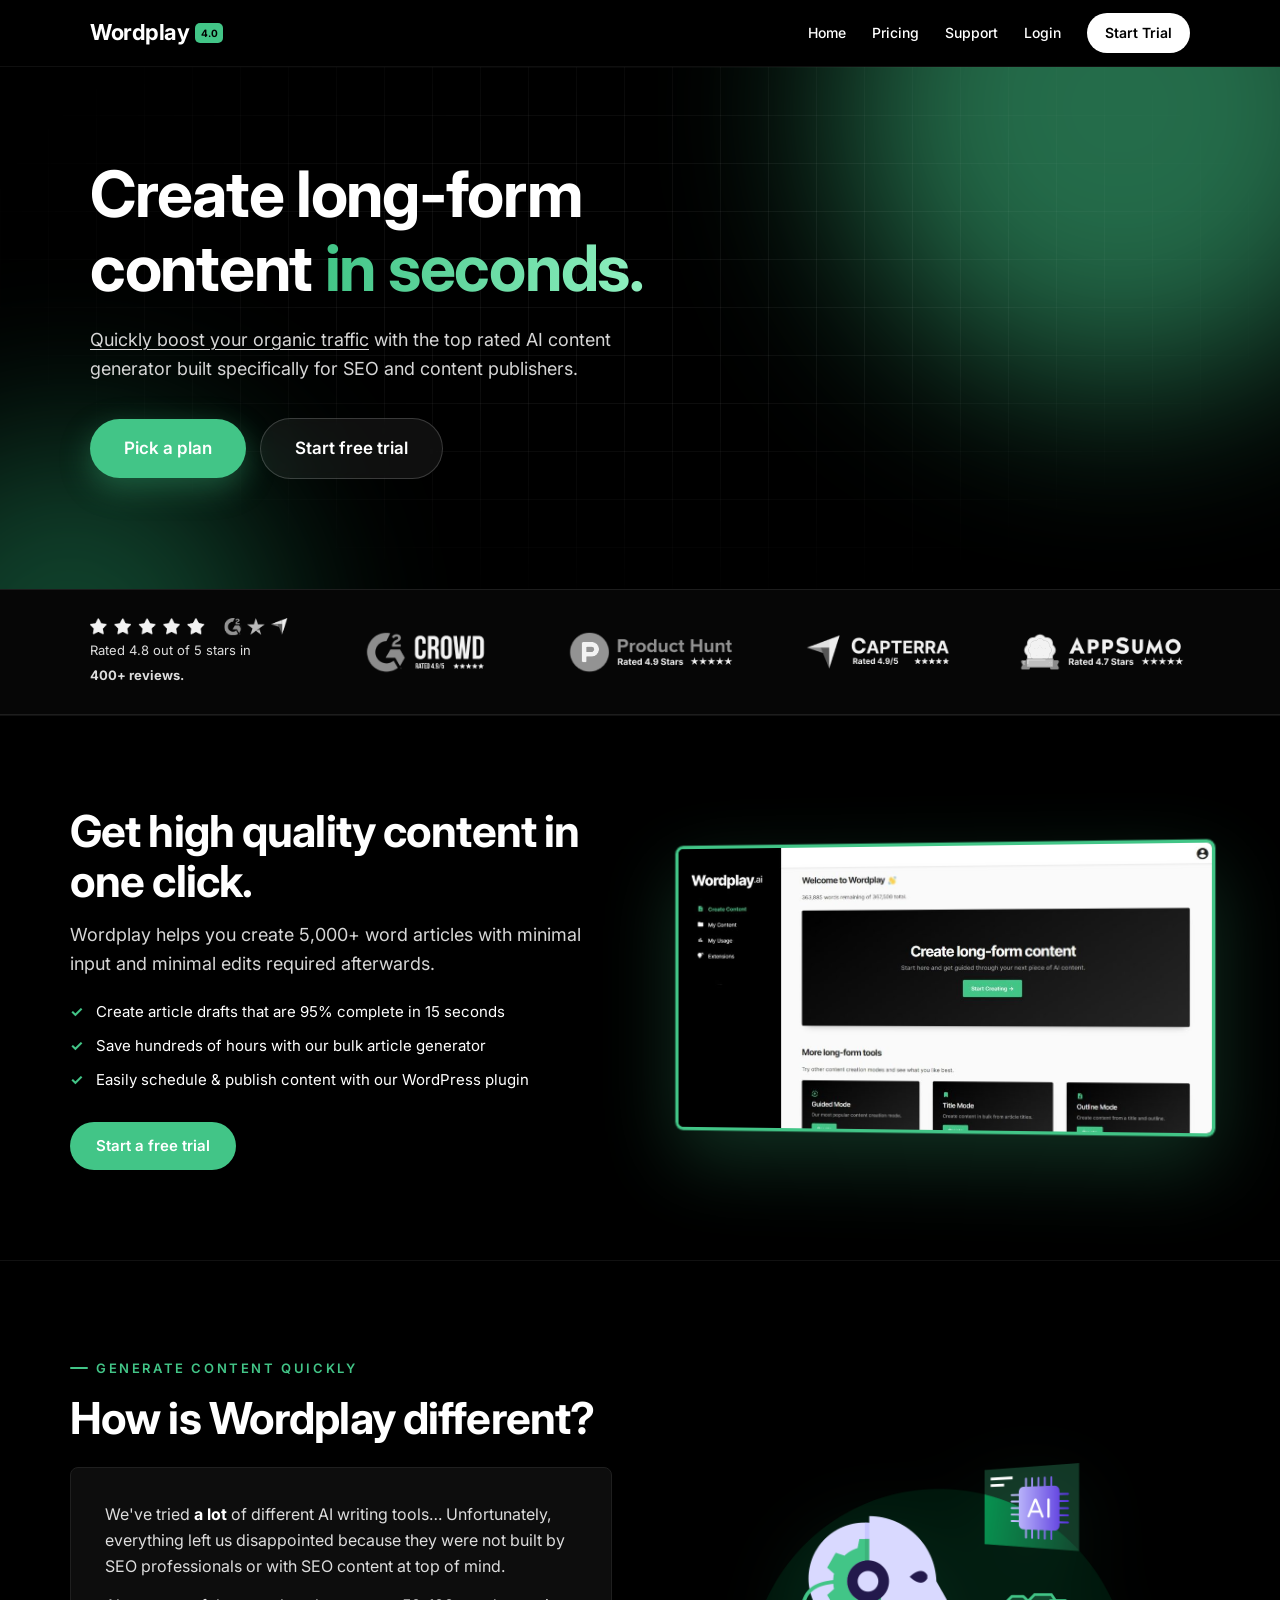
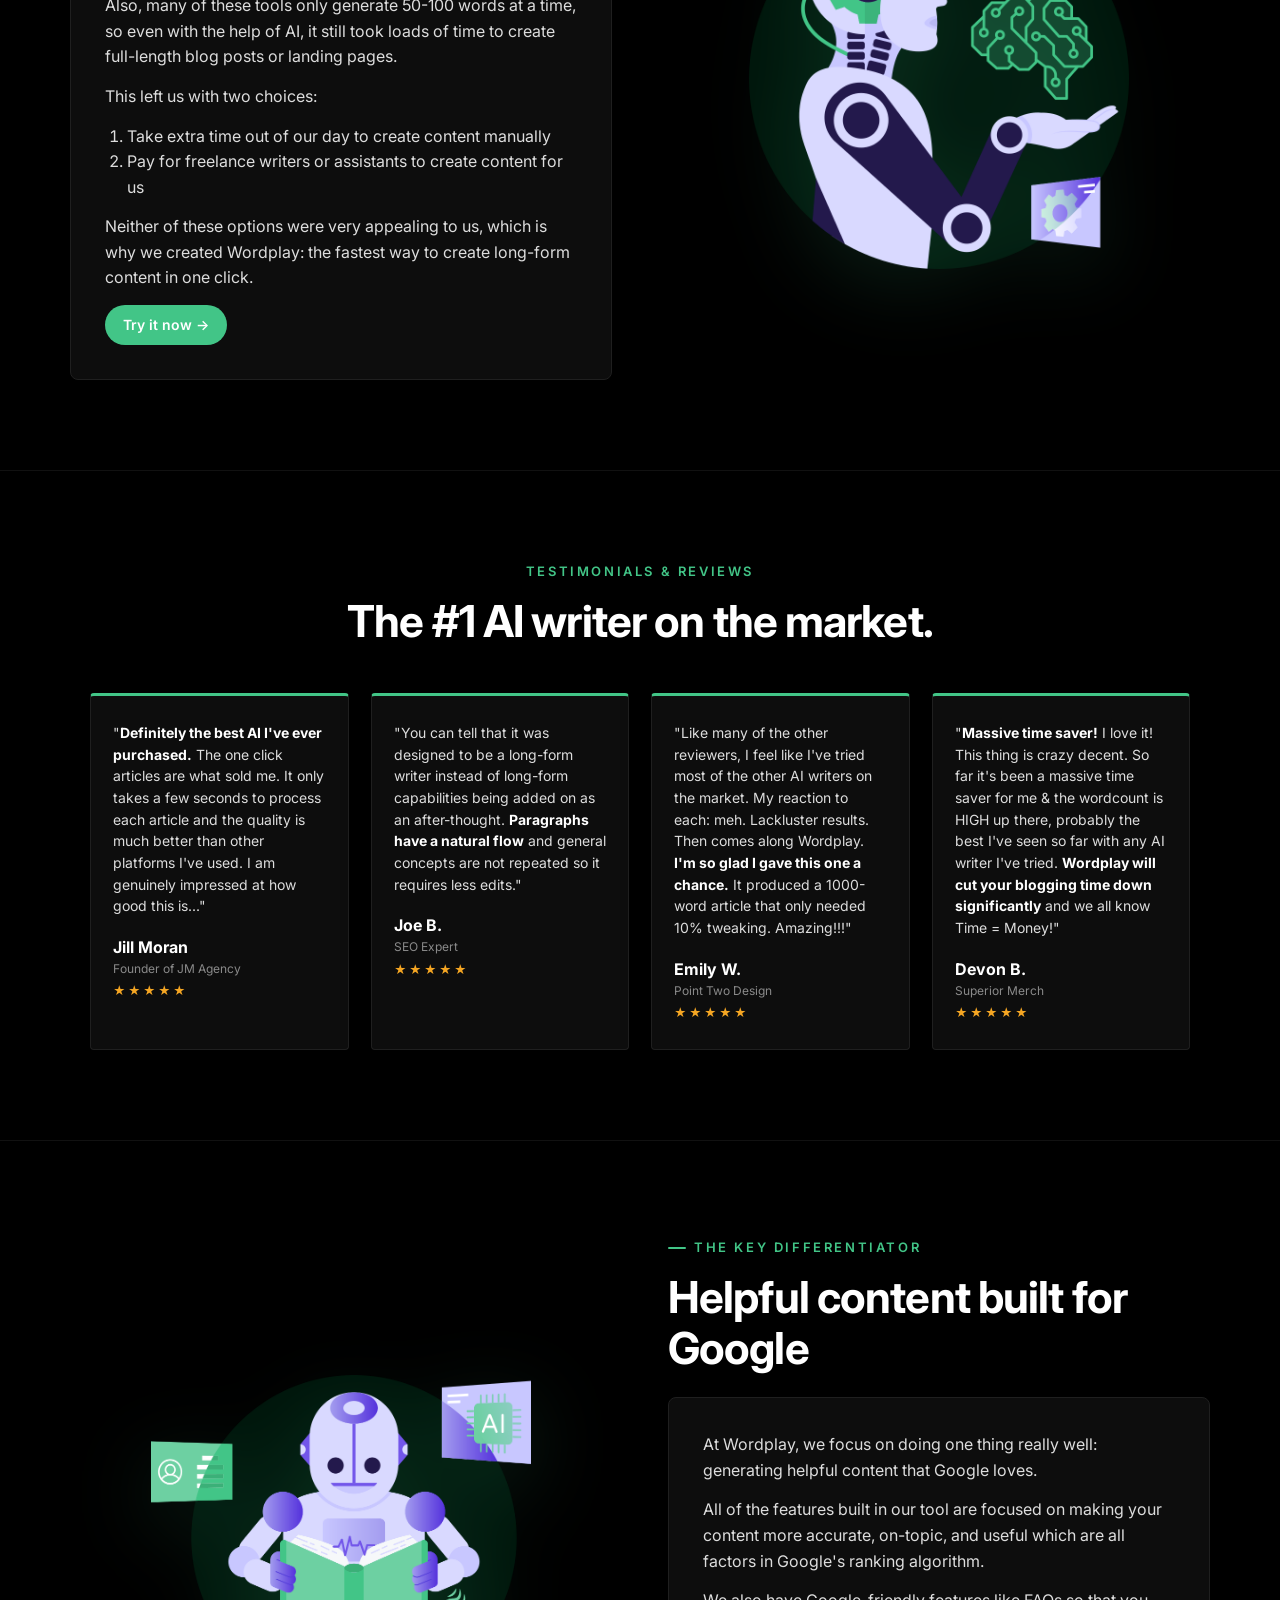
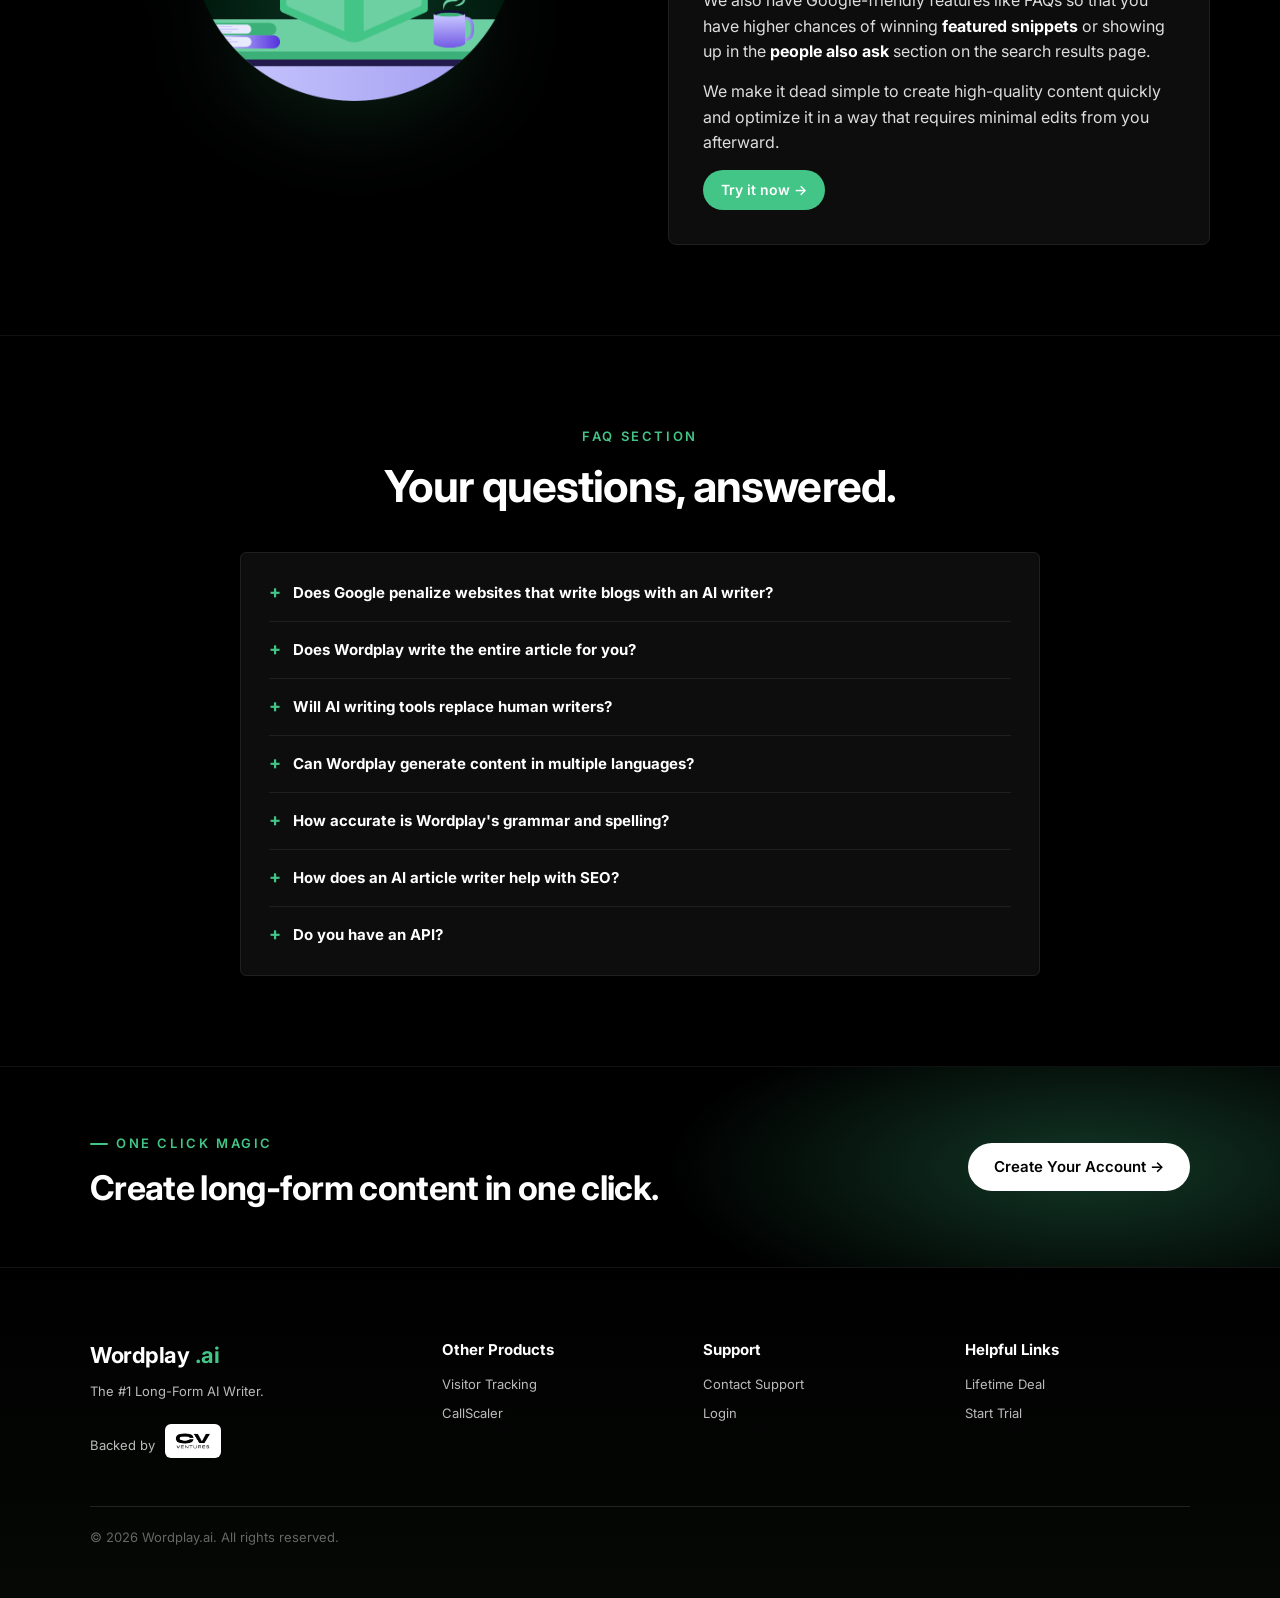
<file: index.html>
<!doctype html><html lang="en"><head><meta charset="utf-8"><meta name="viewport" content="width=device-width,initial-scale=1"><link rel="icon" href="/img/favicon.png"><link rel="preconnect" href="https://fonts.googleapis.com"><link href="https://fonts.googleapis.com/css2?family=Inter:wght@400;500;600;700&display=swap" rel="stylesheet"><link rel="stylesheet" href="/style.css"><title>AI Article Writer & Bulk Article Generator - Wordplay.ai</title><meta name="description" content="Create 5,000+ word SEO articles in one click with Wordplay, the top rated AI content generator built for SEO and content publishers."></head><body>
<header><div class="wrap"><a class="logo" href="/">Wordplay <span class="tag">4.0</span></a><button class="menu-btn" aria-label="Menu" onclick="document.querySelector(\x27nav\x27).classList.toggle(\x27open\x27)">☰</button><nav><a href="/">Home</a><a href="/pricing/">Pricing</a><a href="/support/">Support</a><a href="https://app.wordplay.ai/">Login</a><a class="btn white sm" href="https://app.wordplay.ai/">Start Trial</a></nav></div></header>
<section class="hero dark"><div class="glow g1"></div><div class="glow g2"></div><div class="grid-bg"></div><div class="wrap"><h1>Create long-form content <span class="grad">in seconds.</span></h1><p class="sub"><span class="u">Quickly boost your organic traffic</span> with the top rated AI content generator built specifically for SEO and content publishers.</p><a class="btn lg pulse" href="/pricing/">Pick a plan</a> <a class="btn lg ghost" href="https://app.wordplay.ai/">Start free trial</a></div></section>
<section class="badges reveal"><div class="wrap"><div class="rating"><img src="/img/stars.png" alt="4.8 out of 5 stars">Rated 4.8 out of 5 stars in <b>400+ reviews.</b></div><img src="/img/g2-rating.png" alt="G2 rating"><img src="/img/producthunt.png" alt="Product Hunt"><img src="/img/capterra-review.png" alt="Capterra"><img src="/img/appsumo.png" alt="AppSumo"></div></section>
<section class="reveal dark"><div class="wrap split"><div><h2>Get high quality content in one click.</h2><p class="sub" style="margin-top:14px">Wordplay helps you create 5,000+ word articles with minimal input and minimal edits required afterwards.</p><ul class="checks"><li>Create article drafts that are 95% complete in 15 seconds</li><li>Save hundreds of hours with our bulk article generator</li><li>Easily schedule & publish content with our WordPress plugin</li></ul><a class="btn" href="https://app.wordplay.ai/">Start a free trial</a></div><div class="shot"><img src="/img/screenshot.jpg" alt="Wordplay app screenshot"></div></div></section>
<section class="reveal"><div class="wrap split"><div><div class="eyebrow">Generate content quickly</div><h2 style="margin-bottom:24px">How is Wordplay different?</h2><div class="card"><p>We've tried <b>a lot</b> of different AI writing tools… Unfortunately, everything left us disappointed because they were not built by SEO professionals or with SEO content at top of mind.</p><p>Also, many of these tools only generate 50-100 words at a time, so even with the help of AI, it still took loads of time to create full-length blog posts or landing pages.</p><p>This left us with two choices:</p><ol><li>Take extra time out of our day to create content manually</li><li>Pay for freelance writers or assistants to create content for us</li></ol><p>Neither of these options were very appealing to us, which is why we created Wordplay: the fastest way to create long-form content in one click.</p><a class="btn sm" href="https://app.wordplay.ai/">Try it now →</a></div></div><div><img src="/img/ai.png" alt="" style="max-width:380px;margin:0 auto"></div></div></section>
<section class="reveal testi dark"><div class="wrap"><div class="eyebrow" style="text-align:center">Testimonials & reviews</div><h2>The #1 AI writer on the market.</h2><div class="tgrid"><div class="tcard">"<b>Definitely the best AI I've ever purchased.</b> The one click articles are what sold me. It only takes a few seconds to process each article and the quality is much better than other platforms I've used. I am genuinely impressed at how good this is..."<div class="who">Jill Moran</div><div class="role">Founder of JM Agency</div><div class="stars">★★★★★</div></div><div class="tcard">"You can tell that it was designed to be a long-form writer instead of long-form capabilities being added on as an after-thought. <b>Paragraphs have a natural flow</b> and general concepts are not repeated so it requires less edits."<div class="who">Joe B.</div><div class="role">SEO Expert</div><div class="stars">★★★★★</div></div><div class="tcard">"Like many of the other reviewers, I feel like I've tried most of the other AI writers on the market. My reaction to each: meh. Lackluster results. Then comes along Wordplay. <b>I'm so glad I gave this one a chance.</b> It produced a 1000-word article that only needed 10% tweaking. Amazing!!!"<div class="who">Emily W.</div><div class="role">Point Two Design</div><div class="stars">★★★★★</div></div><div class="tcard">"<b>Massive time saver!</b> I love it! This thing is crazy decent. So far it's been a massive time saver for me & the wordcount is HIGH up there, probably the best I've seen so far with any AI writer I've tried. <b>Wordplay will cut your blogging time down significantly</b> and we all know Time = Money!"<div class="who">Devon B.</div><div class="role">Superior Merch</div><div class="stars">★★★★★</div></div></div></div></section>
<section class="reveal"><div class="wrap split"><div><img src="/img/real-time-research.png" alt="" style="max-width:380px;margin:0 auto"></div><div><div class="eyebrow">The key differentiator</div><h2 style="margin-bottom:24px">Helpful content built for Google</h2><div class="card"><p>At Wordplay, we focus on doing one thing really well: generating helpful content that Google loves.</p><p>All of the features built in our tool are focused on making your content more accurate, on-topic, and useful which are all factors in Google's ranking algorithm.</p><p>We also have Google-friendly features like FAQs so that you have higher chances of winning <b>featured snippets</b> or showing up in the <b>people also ask</b> section on the search results page.</p><p>We make it dead simple to create high-quality content quickly and optimize it in a way that requires minimal edits from you afterward.</p><a class="btn sm" href="https://app.wordplay.ai/">Try it now →</a></div></div></div></section>
<section class="reveal faq dark"><div class="wrap"><div class="eyebrow">FAQ section</div><h2>Your questions, answered.</h2><div class="acc">
<details><summary>Does Google penalize websites that write blogs with an AI writer?</summary><p>This topic is widely debated and quite inconclusive. From our experience, we have done SEO testing for multiple websites using AI content and actually seen rankings increase. This may be because we were careful to fact-check the content and fix errors before publishing.</p><p>Google looks for content that is well-written, accurate, and relevant to the topic of the page. As long as content written with an AI writer meets those standards, it should not be penalized.</p></details>
<details><summary>Does Wordplay write the entire article for you?</summary><p>Yes, and there are multiple ways to use Wordplay:</p><ul><li><b>Guided Mode:</b> Start with a keyword and we take you through selecting your title, introduction, and subsections. Wordplay then writes the full article.</li><li><b>Title Mode:</b> Give Wordplay a descriptive title and choose how long you want the article (up to ~5,000 words). Works in bulk.</li><li><b>Outline Mode:</b> Give Wordplay your outline and we write the article.</li><li><b>Bulk FAQ Mode:</b> Input a list of questions and get detailed answers for each.</li><li><b>Bulk CSV Mode:</b> Upload a CSV of outlines and create content in bulk.</li><li><b>Topic Mode:</b> Type any topic and get content about it.</li></ul></details>
<details><summary>Will AI writing tools replace human writers?</summary><p>What AI writing tools can do is supercharge human writing. An AI writer gets the ideas from your head onto the page quicker, and helps you brainstorm. If you use that to your advantage, you will be a faster content writer than ever before.</p></details>
<details><summary>Can Wordplay generate content in multiple languages?</summary><p>Yes, Wordplay writes in 20+ languages including English, Dutch, French, German, Spanish, Italian, Portuguese and many more.</p></details>
<details><summary>How accurate is Wordplay's grammar and spelling?</summary><p>Wordplay articles are typically 95-100% grammatically correct. As with any AI tool, you may want to run the content through a plagiarism checker before publishing.</p></details>
<details><summary>How does an AI article writer help with SEO?</summary><p>Wordplay quickly creates titles, outlines, and fresh content focused on the keywords and phrases your audience is searching for, so you can publish more topically relevant content and build authority faster. It works alongside your existing keyword and optimization tools.</p></details>
<details><summary>Do you have an API?</summary><p>Yes. API access is available on Enterprise plans. See the <a class="u" href="/pricing/">pricing page</a> for details.</p></details>
</div></div></section>
<section class="reveal cta dark"><div class="wrap"><div><div class="eyebrow">One click magic</div><h2>Create long-form content in one click.</h2></div><a class="btn white" href="https://app.wordplay.ai/">Create Your Account →</a></div></section>
<footer><div class="wrap"><div class="fgrid"><div><div class="logo" style="color:#fff">Wordplay<span style="color:var(--green)">.ai</span></div><p style="margin-top:8px">The #1 Long-Form AI Writer.</p><div class="backed"><span>Backed by</span><a href="https://cv.ventures" target="_blank" rel="noopener"><img src="/img/cv-ventures.png" alt="CV Ventures"></a></div></div><div><h4>Other Products</h4><a href="https://visitortracking.com" target="_blank" rel="noopener">Visitor Tracking</a><a href="https://callscaler.com" target="_blank" rel="noopener">CallScaler</a></div><div><h4>Support</h4><a href="/support/">Contact Support</a><a href="https://app.wordplay.ai/">Login</a></div><div><h4>Helpful Links</h4><a href="/pricing/">Lifetime Deal</a><a href="https://app.wordplay.ai/">Start Trial</a></div></div><div class="copy">© <span id="y"></span> Wordplay.ai. All rights reserved.</div></div></footer><script>document.getElementById("y").textContent=new Date().getFullYear()</script>
<script>const io=new IntersectionObserver(es=>es.forEach(e=>{if(e.isIntersecting){e.target.classList.add("in");io.unobserve(e.target)}}),{threshold:.08});document.querySelectorAll(".reveal").forEach(el=>io.observe(el));setTimeout(()=>document.querySelectorAll(".reveal").forEach(e=>e.classList.add("in")),2500);</script></body></html>
</file>
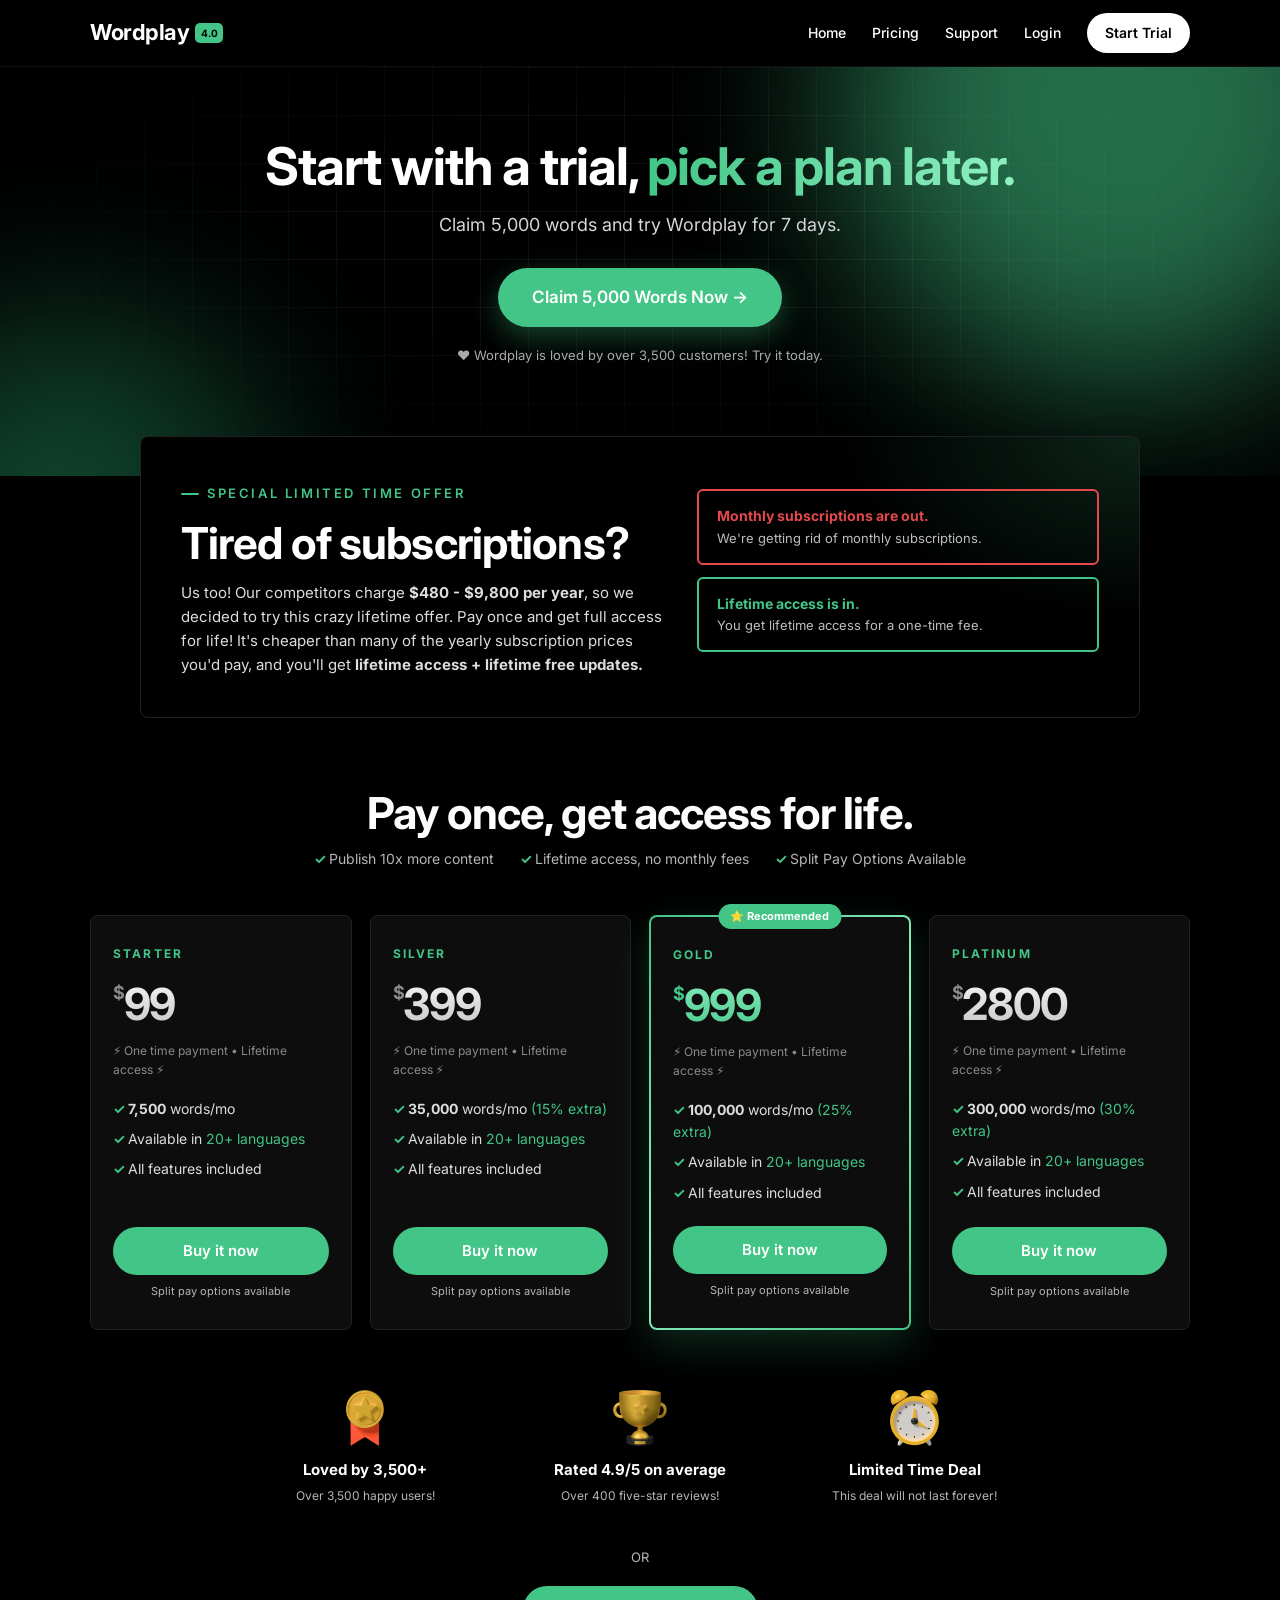
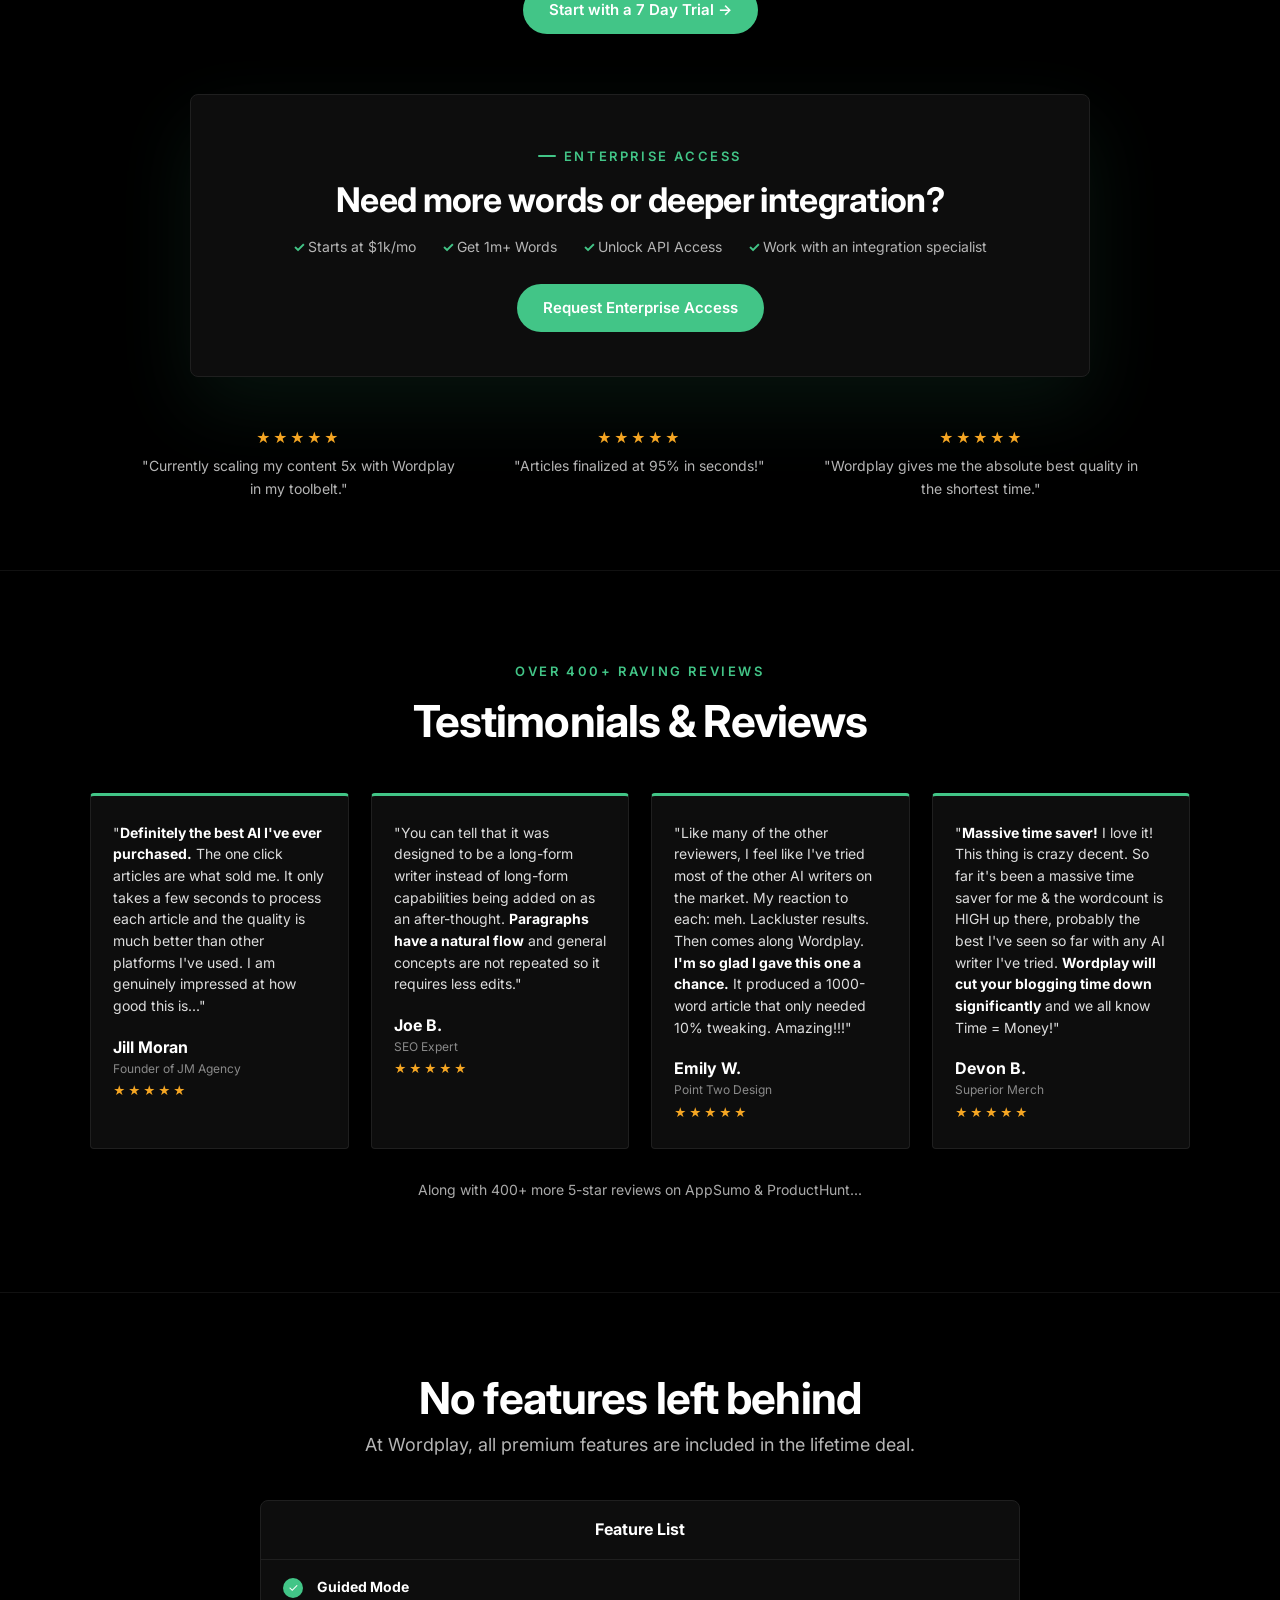
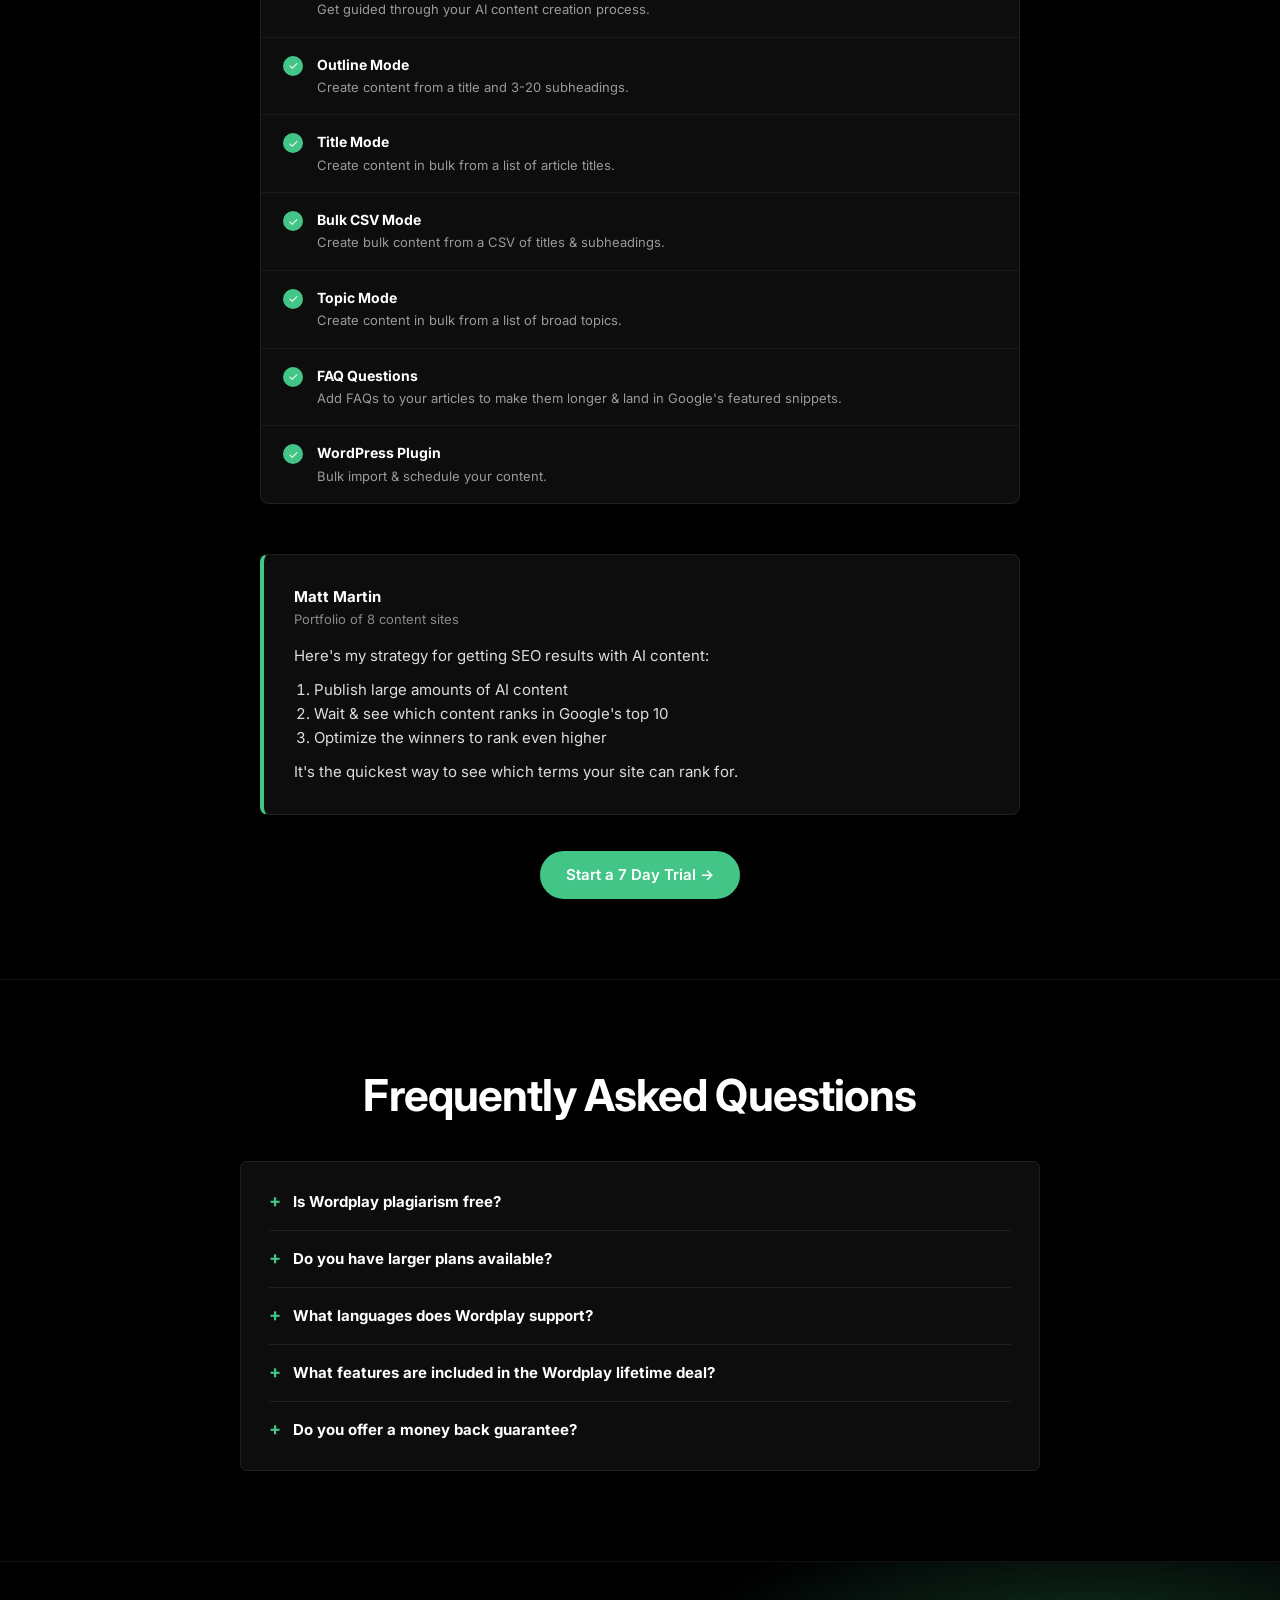
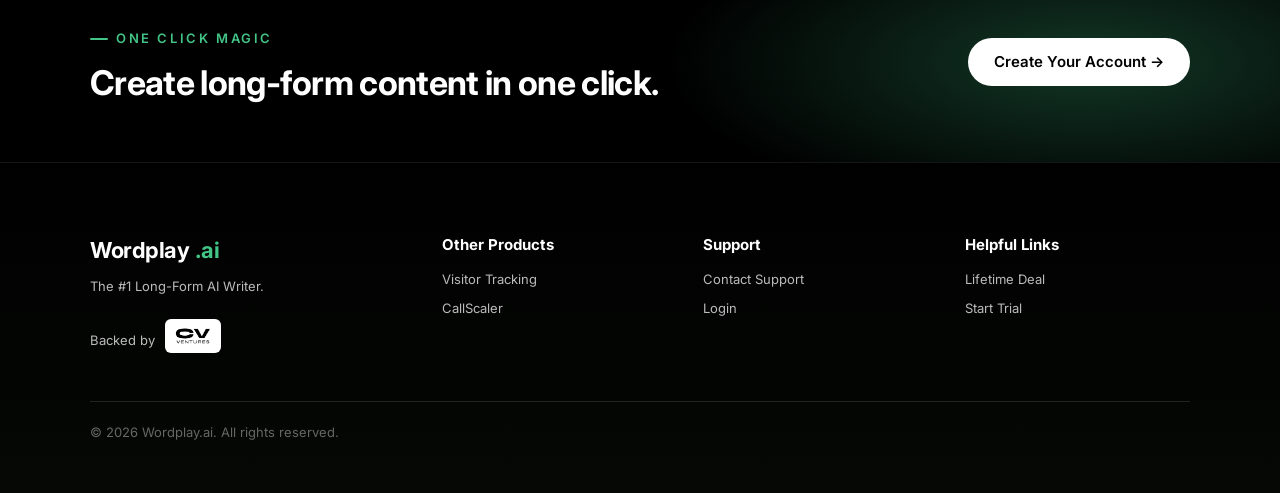
<file: pricing/index.html>
<!doctype html><html lang="en"><head><meta charset="utf-8"><meta name="viewport" content="width=device-width,initial-scale=1"><link rel="icon" href="/img/favicon.png"><link rel="preconnect" href="https://fonts.googleapis.com"><link href="https://fonts.googleapis.com/css2?family=Inter:wght@400;500;600;700&display=swap" rel="stylesheet"><link rel="stylesheet" href="/style.css"><title>Pricing - Wordplay</title><meta name="description" content="Wordplay lifetime deal: pay once, get access for life. Start with a free 7 day trial."><script async src="https://tinder.thrivecart.com/embed/v1/thrivecart.js"></script></head><body>
<header><div class="wrap"><a class="logo" href="/">Wordplay <span class="tag">4.0</span></a><button class="menu-btn" aria-label="Menu" onclick="document.querySelector(\x27nav\x27).classList.toggle(\x27open\x27)">☰</button><nav><a href="/">Home</a><a href="/pricing/">Pricing</a><a href="/support/">Support</a><a href="https://app.wordplay.ai/">Login</a><a class="btn white sm" href="https://app.wordplay.ai/">Start Trial</a></nav></div></header>
<section class="phero dark"><div class="glow g1"></div><div class="glow g2"></div><div class="grid-bg"></div><div class="wrap"><h1>Start with a trial, <span class="grad">pick a plan later.</span></h1><p class="sub">Claim 5,000 words and try Wordplay for 7 days.</p><a class="btn lg pulse thrivecart-button" data-thrivecart-account="wordplay" data-thrivecart-tpl="v2" data-thrivecart-product="5">Claim 5,000 Words Now →</a><p class="note">❤️ Wordplay is loved by over 3,500 customers! Try it today.</p></div></section>
<section class="reveal gray"><div class="wrap"><div class="offer"><div><div class="eyebrow">Special limited time offer</div><h2>Tired of subscriptions?</h2><p>Us too! Our competitors charge <b>$480 - $9,800 per year</b>, so we decided to try this crazy lifetime offer. Pay once and get full access for life! It's cheaper than many of the yearly subscription prices you'd pay, and you'll get <b>lifetime access + lifetime free updates.</b></p></div><div><div class="pill red"><b>Monthly subscriptions are out.</b><span>We're getting rid of monthly subscriptions.</span></div><div class="pill green"><b>Lifetime access is in.</b><span>You get lifetime access for a one-time fee.</span></div></div></div>
<div class="plans"><h2>Pay once, get access for life.</h2><div class="perks"><span>Publish 10x more content</span><span>Lifetime access, no monthly fees</span><span>Split Pay Options Available</span></div>
<div class="pgrid">
<div class="plan"><div class="name">Starter</div><div class="price"><sup>$</sup>99</div><div class="once">⚡ One time payment • Lifetime access ⚡</div><ul><li><b>7,500</b> words/mo</li><li>Available in <em>20+ languages</em></li><li>All features included</li></ul><a class="btn thrivecart-button" data-thrivecart-account="wordplay" data-thrivecart-tpl="v2" data-thrivecart-product="5">Buy it now</a><div class="fine">Split pay options available</div></div>
<div class="plan"><div class="name">Silver</div><div class="price"><sup>$</sup>399</div><div class="once">⚡ One time payment • Lifetime access ⚡</div><ul><li><b>35,000</b> words/mo <em>(15% extra)</em></li><li>Available in <em>20+ languages</em></li><li>All features included</li></ul><a class="btn thrivecart-button" data-thrivecart-account="wordplay" data-thrivecart-tpl="v2" data-thrivecart-product="5">Buy it now</a><div class="fine">Split pay options available</div></div>
<div class="plan rec"><div class="badge">⭐ Recommended</div><div class="name">Gold</div><div class="price"><sup>$</sup>999</div><div class="once">⚡ One time payment • Lifetime access ⚡</div><ul><li><b>100,000</b> words/mo <em>(25% extra)</em></li><li>Available in <em>20+ languages</em></li><li>All features included</li></ul><a class="btn thrivecart-button" data-thrivecart-account="wordplay" data-thrivecart-tpl="v2" data-thrivecart-product="5">Buy it now</a><div class="fine">Split pay options available</div></div>
<div class="plan"><div class="name">Platinum</div><div class="price"><sup>$</sup>2800</div><div class="once">⚡ One time payment • Lifetime access ⚡</div><ul><li><b>300,000</b> words/mo <em>(30% extra)</em></li><li>Available in <em>20+ languages</em></li><li>All features included</li></ul><a class="btn thrivecart-button" data-thrivecart-account="wordplay" data-thrivecart-tpl="v2" data-thrivecart-product="5">Buy it now</a><div class="fine">Split pay options available</div></div>
</div>
<div class="trio"><div><img src="/img/medal-1.png" alt=""><b>Loved by 3,500+</b><span>Over 3,500 happy users!</span></div><div><img src="/img/gold-cup.png" alt=""><b>Rated 4.9/5 on average</b><span>Over 400 five-star reviews!</span></div><div><img src="/img/alarm-clock.png" alt=""><b>Limited Time Deal</b><span>This deal will not last forever!</span></div></div>
<div class="or">OR</div><a class="btn" href="https://app.wordplay.ai/">Start with a 7 Day Trial →</a></div>
<div class="ent" style="margin-bottom:0"><div class="eyebrow">Enterprise access</div><h2>Need more words or deeper integration?</h2><div class="perks"><span>Starts at $1k/mo</span><span>Get 1m+ Words</span><span>Unlock API Access</span><span>Work with an integration specialist</span></div><a class="btn" href="https://app.wordplay.ai/">Request Enterprise Access</a></div>
<div class="quotes"><div><div class="stars">★★★★★</div>"Currently scaling my content 5x with Wordplay in my toolbelt."</div><div><div class="stars">★★★★★</div>"Articles finalized at 95% in seconds!"</div><div><div class="stars">★★★★★</div>"Wordplay gives me the absolute best quality in the shortest time."</div></div><div style="height:70px"></div></div></section>
<section class="reveal testi dark"><div class="wrap"><div class="eyebrow" style="text-align:center">Over 400+ raving reviews</div><h2>Testimonials & Reviews</h2><div class="tgrid"><div class="tcard">"<b>Definitely the best AI I've ever purchased.</b> The one click articles are what sold me. It only takes a few seconds to process each article and the quality is much better than other platforms I've used. I am genuinely impressed at how good this is..."<div class="who">Jill Moran</div><div class="role">Founder of JM Agency</div><div class="stars">★★★★★</div></div><div class="tcard">"You can tell that it was designed to be a long-form writer instead of long-form capabilities being added on as an after-thought. <b>Paragraphs have a natural flow</b> and general concepts are not repeated so it requires less edits."<div class="who">Joe B.</div><div class="role">SEO Expert</div><div class="stars">★★★★★</div></div><div class="tcard">"Like many of the other reviewers, I feel like I've tried most of the other AI writers on the market. My reaction to each: meh. Lackluster results. Then comes along Wordplay. <b>I'm so glad I gave this one a chance.</b> It produced a 1000-word article that only needed 10% tweaking. Amazing!!!"<div class="who">Emily W.</div><div class="role">Point Two Design</div><div class="stars">★★★★★</div></div><div class="tcard">"<b>Massive time saver!</b> I love it! This thing is crazy decent. So far it's been a massive time saver for me & the wordcount is HIGH up there, probably the best I've seen so far with any AI writer I've tried. <b>Wordplay will cut your blogging time down significantly</b> and we all know Time = Money!"<div class="who">Devon B.</div><div class="role">Superior Merch</div><div class="stars">★★★★★</div></div></div><p class="center" style="margin-top:30px;color:#aaa;font-size:14px">Along with 400+ more 5-star reviews on AppSumo & ProductHunt...</p></div></section>
<section class="reveal features gray"><div class="wrap"><h2>No features left behind</h2><p class="sub">At Wordplay, all premium features are included in the lifetime deal.</p><div class="flist"><div class="fh">Feature List</div>
<div class="f"><div><b>Guided Mode</b><span>Get guided through your AI content creation process.</span></div></div>
<div class="f"><div><b>Outline Mode</b><span>Create content from a title and 3-20 subheadings.</span></div></div>
<div class="f"><div><b>Title Mode</b><span>Create content in bulk from a list of article titles.</span></div></div>
<div class="f"><div><b>Bulk CSV Mode</b><span>Create bulk content from a CSV of titles & subheadings.</span></div></div>
<div class="f"><div><b>Topic Mode</b><span>Create content in bulk from a list of broad topics.</span></div></div>
<div class="f"><div><b>FAQ Questions</b><span>Add FAQs to your articles to make them longer & land in Google's featured snippets.</span></div></div>
<div class="f"><div><b>WordPress Plugin</b><span>Bulk import & schedule your content.</span></div></div>
</div>
<div class="strategy"><div class="who">Matt Martin</div><div class="role">Portfolio of 8 content sites</div>Here's my strategy for getting SEO results with AI content:<ol><li>Publish large amounts of AI content</li><li>Wait & see which content ranks in Google's top 10</li><li>Optimize the winners to rank even higher</li></ol>It's the quickest way to see which terms your site can rank for.</div>
<p class="center" style="margin-top:36px"><a class="btn" href="https://app.wordplay.ai/">Start a 7 Day Trial →</a></p></div></section>
<section class="reveal faq dark"><div class="wrap"><h2>Frequently Asked Questions</h2><div class="acc">
<details><summary>Is Wordplay plagiarism free?</summary><p>Most of the time, yes. As with any AI tool, you may occasionally get flagged when testing Wordplay content on plagiarism tools, but with our unique way of creating content, plagiarism detectors will flag Wordplay content less than ChatGPT or other writing tools.</p></details>
<details><summary>Do you have larger plans available?</summary><p>Yes! After you sign up for a trial, you can choose from a variety of plans, up to 1 million words per month within the app ($999/mo). Reach out to support inside the app if you'd like a custom plan.</p></details>
<details><summary>What languages does Wordplay support?</summary><p>English, Dutch, French, German, Italian, Polish, Spanish, Portuguese, Portuguese (Brazilian), Bulgarian, Czech, Danish, Greek, Hungarian, Lithuanian, Latvian, Romanian, Slovak, Slovenian, Swedish, and Finnish.</p></details>
<details><summary>What features are included in the Wordplay lifetime deal?</summary><p>All features are available with this lifetime deal! Generate 5,000+ words from a keyword, define topics and headings for more control, create 100+ articles in one click with Title Mode, and bulk import and schedule content with our WordPress plugin.</p></details>
<details><summary>Do you offer a money back guarantee?</summary><p>No, we do not offer a money back guarantee but you can feel free to start a trial first. You will get 5,000 words available in your account to use within 7 days.</p><p><a class="btn sm" href="https://app.wordplay.ai/">Start Trial</a> &nbsp; <a class="btn sm outline thrivecart-button" data-thrivecart-account="wordplay" data-thrivecart-tpl="v2" data-thrivecart-product="5">Choose Lifetime Deal</a></p></details>
</div></div></section>
<section class="reveal cta dark"><div class="wrap"><div><div class="eyebrow">One click magic</div><h2>Create long-form content in one click.</h2></div><a class="btn white" href="https://app.wordplay.ai/">Create Your Account →</a></div></section>
<footer><div class="wrap"><div class="fgrid"><div><div class="logo" style="color:#fff">Wordplay<span style="color:var(--green)">.ai</span></div><p style="margin-top:8px">The #1 Long-Form AI Writer.</p><div class="backed"><span>Backed by</span><a href="https://cv.ventures" target="_blank" rel="noopener"><img src="/img/cv-ventures.png" alt="CV Ventures"></a></div></div><div><h4>Other Products</h4><a href="https://visitortracking.com" target="_blank" rel="noopener">Visitor Tracking</a><a href="https://callscaler.com" target="_blank" rel="noopener">CallScaler</a></div><div><h4>Support</h4><a href="/support/">Contact Support</a><a href="https://app.wordplay.ai/">Login</a></div><div><h4>Helpful Links</h4><a href="/pricing/">Lifetime Deal</a><a href="https://app.wordplay.ai/">Start Trial</a></div></div><div class="copy">© <span id="y"></span> Wordplay.ai. All rights reserved.</div></div></footer><script>document.getElementById("y").textContent=new Date().getFullYear()</script>
<script>const io=new IntersectionObserver(es=>es.forEach(e=>{if(e.isIntersecting){e.target.classList.add("in");io.unobserve(e.target)}}),{threshold:.08});document.querySelectorAll(".reveal").forEach(el=>io.observe(el));setTimeout(()=>document.querySelectorAll(".reveal").forEach(e=>e.classList.add("in")),2500);</script></body></html>
</file>
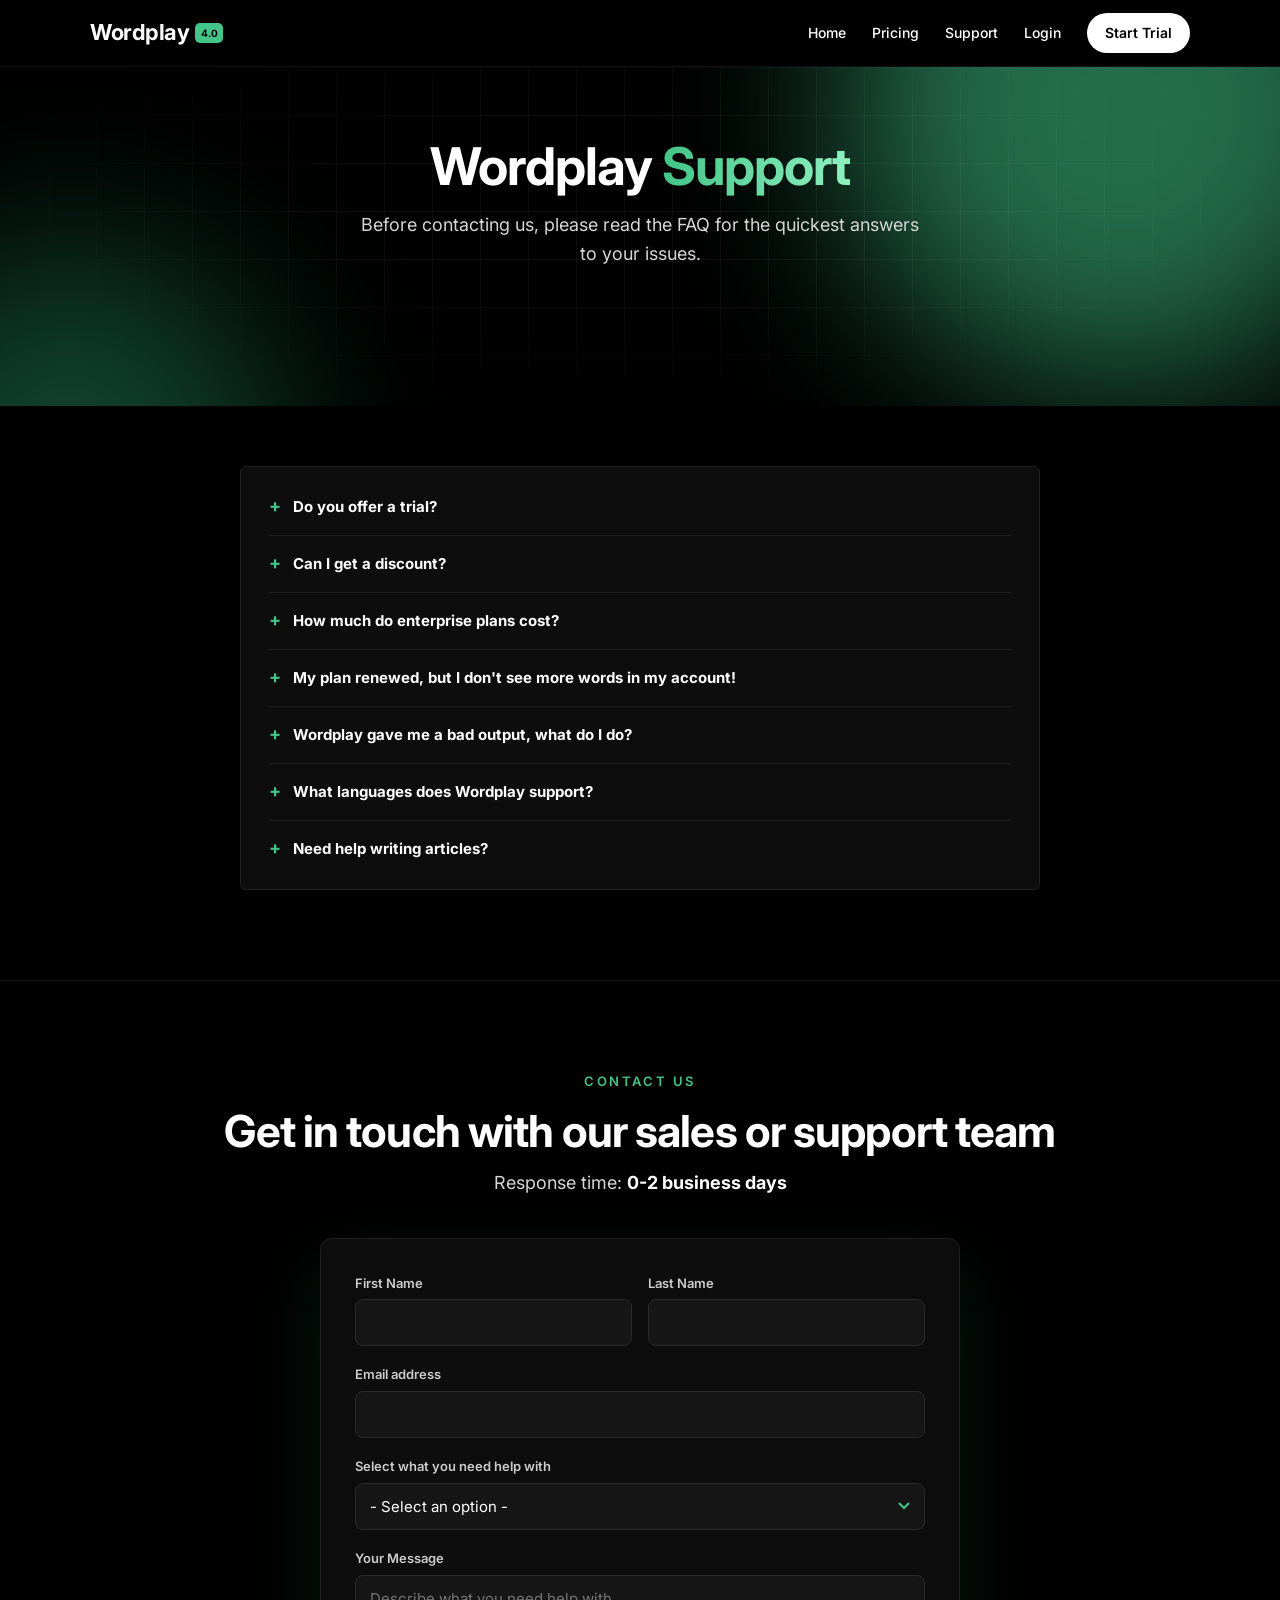
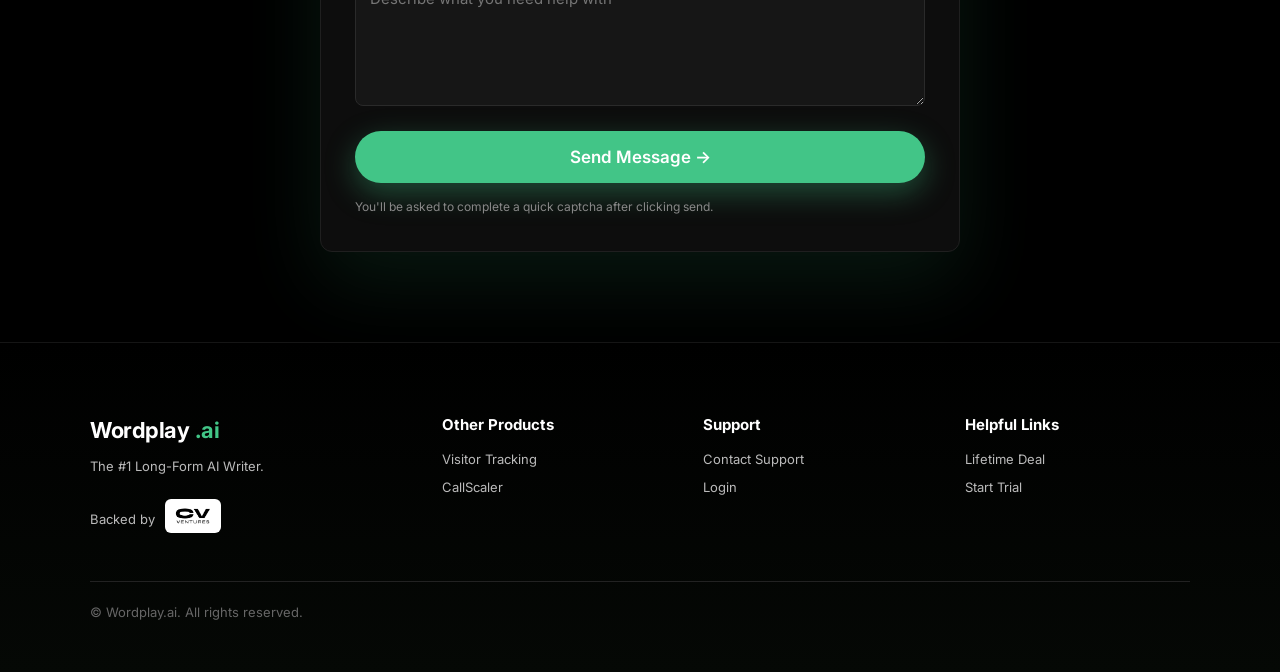
<file: support/index.html>
<!doctype html><html lang="en"><head><meta charset="utf-8"><meta name="viewport" content="width=device-width,initial-scale=1"><link rel="icon" href="/img/favicon.png"><link rel="preconnect" href="https://fonts.googleapis.com"><link href="https://fonts.googleapis.com/css2?family=Inter:wght@400;500;600;700&display=swap" rel="stylesheet"><link rel="stylesheet" href="/style.css"><title>Support - Wordplay</title><meta name="description" content="Wordplay support: FAQ and contact form for the sales and support team."></head><body>
<header><div class="wrap"><a class="logo" href="/">Wordplay <span class="tag">4.0</span></a><button class="menu-btn" aria-label="Menu" onclick="document.querySelector(\x27nav\x27).classList.toggle(\x27open\x27)">☰</button><nav><a href="/">Home</a><a href="/pricing/">Pricing</a><a href="/support/">Support</a><a href="https://app.wordplay.ai/">Login</a><a class="btn white sm" href="https://app.wordplay.ai/">Start Trial</a></nav></div></header>
<section class="phero dark"><div class="glow g1"></div><div class="glow g2"></div><div class="grid-bg"></div><div class="wrap"><h1>Wordplay <span class="grad">Support</span></h1><p class="sub">Before contacting us, please read the FAQ for the quickest answers to your issues.</p></div></section>
<section class="faq gray reveal" style="padding-top:60px"><div class="wrap"><div class="acc" style="box-shadow:0 4px 24px rgba(0,0,0,.06)">
<details><summary>Do you offer a trial?</summary><p>We offer a 7 day trial and you can get started with it by visiting our <a class="u" href="/pricing/">pricing page</a>.</p></details>
<details><summary>Can I get a discount?</summary><p>The only prices we offer are available on our site and we don't offer private discounts. As you buy a plan that includes more words, you pay less money per word, so the best way to get a discount is by purchasing a higher tiered plan!</p></details>
<details><summary>How much do enterprise plans cost?</summary><p>Enterprise plans start at $1k per month. Select "I want more than 1m words/mo" in the form below and we'll get you set up.</p></details>
<details><summary>My plan renewed, but I don't see more words in my account!</summary><p>Our system runs on a 30-day rolling basis for words. All articles created in the last 30 days are counted against your usage. If you created an article 31 days ago, it no longer affects your usage.</p><p>If you're seeing another issue with your word count, reach out below and we will be happy to help!</p></details>
<details><summary>Wordplay gave me a bad output, what do I do?</summary><p>The best output comes from using single article mode or bulk mode so that you can define your subheadings. This gives the AI much more info on what you want your content to be about, especially with niche subjects.</p><p>When using AI mode, we recommend only using it for common, broad topics that can be answered in a variety of ways.</p><p>We do not give credit back on generated content that goes the wrong way, because we have hard costs on all words generated, so please be careful about how you're using the tool. The AI improves every day, so output quality keeps getting better over time.</p></details>
<details><summary>What languages does Wordplay support?</summary><p>English, Dutch, French, German, Italian, Polish, Spanish, Portuguese, Portuguese (Brazilian), Bulgarian, Czech, Danish, Greek, Hungarian, Lithuanian, Latvian, Romanian, Slovak, Slovenian, Swedish, and Finnish.</p></details>
<details><summary>Need help writing articles?</summary><p>The quality of your articles depends on the quality you put into Wordplay. Give it specific, descriptive titles and define your subheadings in single article or bulk mode for the best results.</p></details>
</div></div></section>
<section class="dark reveal" style="padding:90px 0"><div class="wrap"><div class="eyebrow" style="display:block;text-align:center">Contact us</div><h2 style="text-align:center">Get in touch with our sales or support team</h2><p class="sub center" style="margin:12px auto 40px">Response time: <b style="color:#fff">0-2 business days</b></p>
<form class="sform" action="https://formsubmit.co/support@wordplay.ai" method="POST">
<input type="hidden" name="_subject" value="Wordplay support request">
<input type="hidden" name="_template" value="table">
<input type="hidden" name="_captcha" value="true">
<input type="hidden" name="_next" value="https://wordplay.ai/support/?sent=1">
<div class="row2"><div><label for="fn">First Name</label><input id="fn" name="first_name" type="text" required></div><div><label for="ln">Last Name</label><input id="ln" name="last_name" type="text" required></div></div>
<label for="em">Email address</label><input id="em" name="email" type="email" required>
<label for="tp">Select what you need help with</label><select id="tp" name="topic" required><option value="" disabled selected>- Select an option -</option><option>I want to contact the support team</option><option>I want to report a bug</option><option>I want more than 1m words/mo</option><option>I want to schedule a demo</option><option>I want to request a feature</option></select>
<label for="msg">Your Message</label><textarea id="msg" name="message" rows="5" placeholder="Describe what you need help with" required></textarea>
<button class="btn lg pulse" type="submit">Send Message →</button>
<p class="fine" style="color:#888;font-size:12px;margin-top:14px">You'll be asked to complete a quick captcha after clicking send.</p>
</form>
<p class="thanks" id="thanks">✅ Thanks, your message was sent. We'll get back to you within 0-2 business days.</p>
</div></section>
<footer><div class="wrap"><div class="fgrid"><div><div class="logo" style="color:#fff">Wordplay<span style="color:var(--green)">.ai</span></div><p style="margin-top:8px">The #1 Long-Form AI Writer.</p><div class="backed"><span>Backed by</span><a href="https://cv.ventures" target="_blank" rel="noopener"><img src="/img/cv-ventures.png" alt="CV Ventures"></a></div></div><div><h4>Other Products</h4><a href="https://visitortracking.com" target="_blank" rel="noopener">Visitor Tracking</a><a href="https://callscaler.com" target="_blank" rel="noopener">CallScaler</a></div><div><h4>Support</h4><a href="/support/">Contact Support</a><a href="https://app.wordplay.ai/">Login</a></div><div><h4>Helpful Links</h4><a href="/pricing/">Lifetime Deal</a><a href="https://app.wordplay.ai/">Start Trial</a></div></div><div class="copy">© <span id="y"></span> Wordplay.ai. All rights reserved.</div></div></footer>
<script>if(location.search.includes('sent=1')){document.getElementById('thanks').style.display='block';document.querySelector('.sform').style.display='none';history.replaceState(null,'',location.pathname)}</script>
<script>const io=new IntersectionObserver(es=>es.forEach(e=>{if(e.isIntersecting){e.target.classList.add("in");io.unobserve(e.target)}}),{threshold:.08});document.querySelectorAll(".reveal").forEach(el=>io.observe(el));setTimeout(()=>document.querySelectorAll(".reveal").forEach(e=>e.classList.add("in")),2500);</script>
</body></html>
</file>
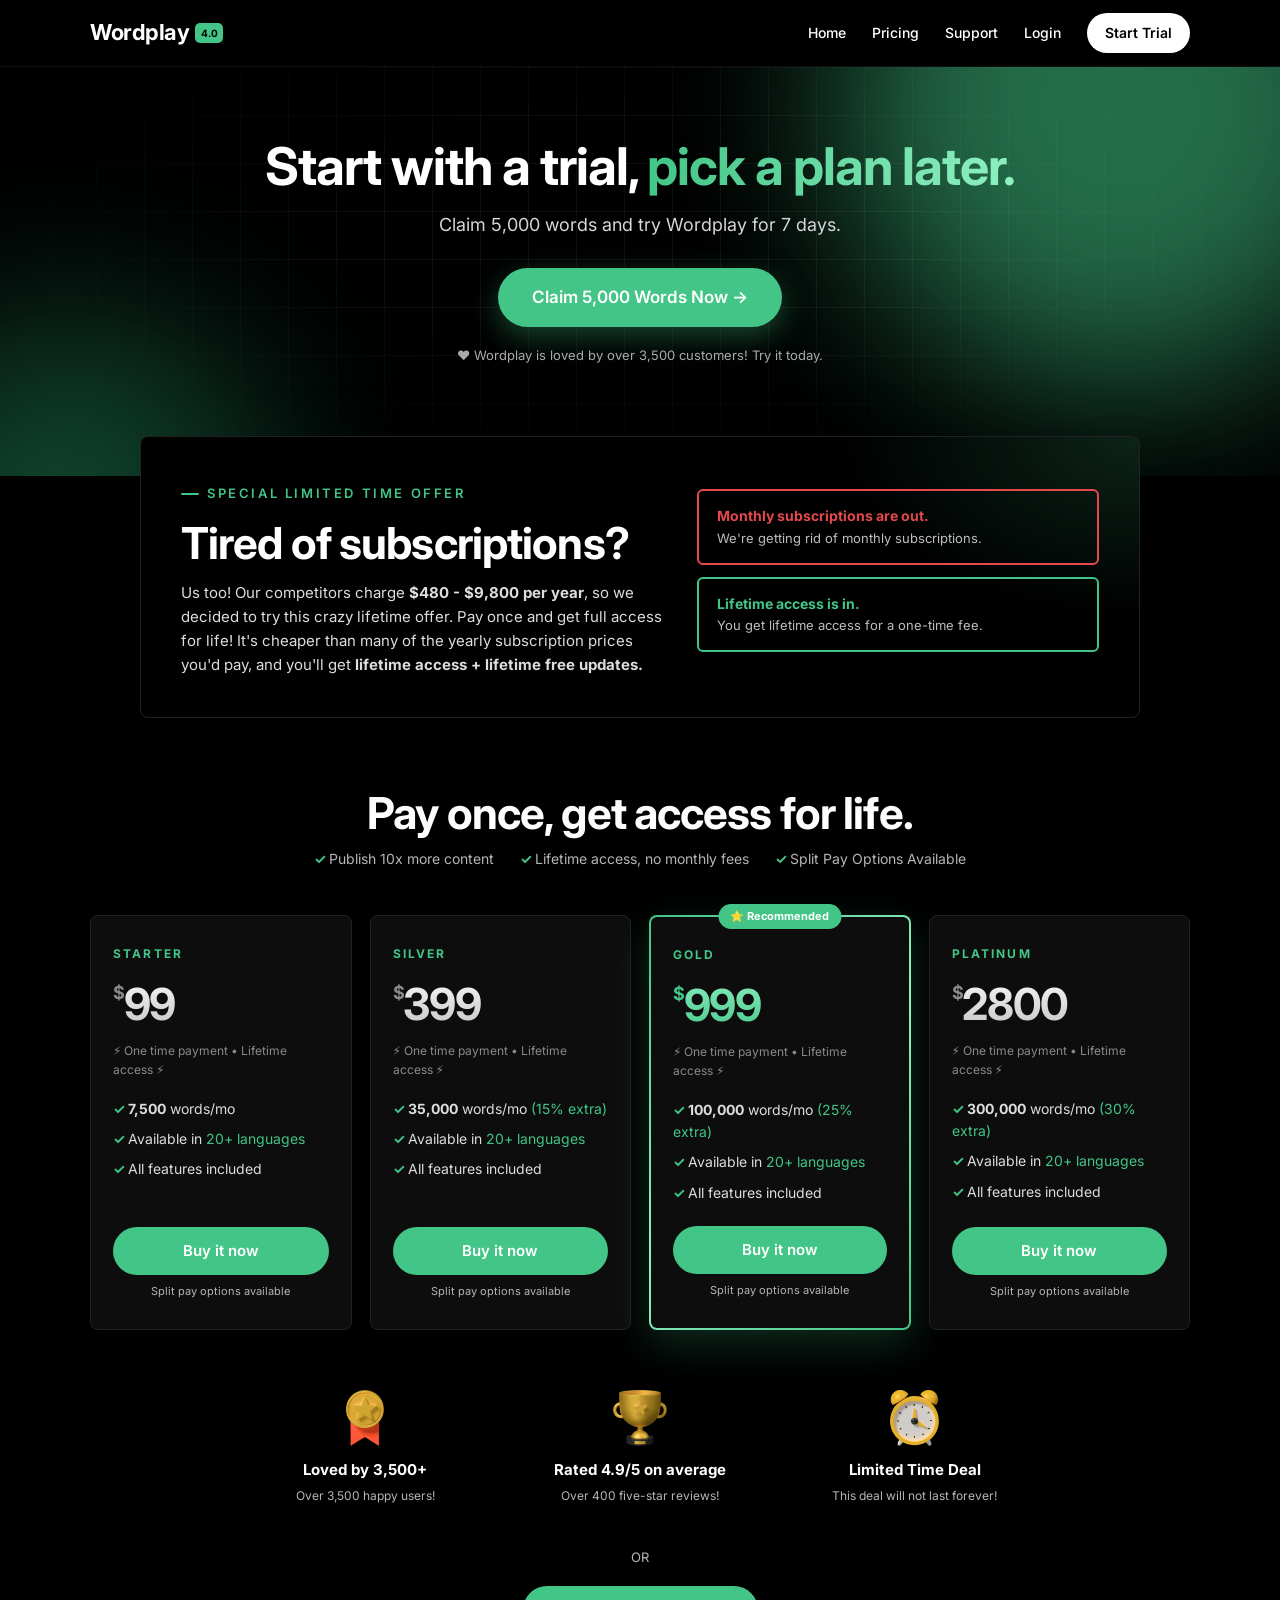
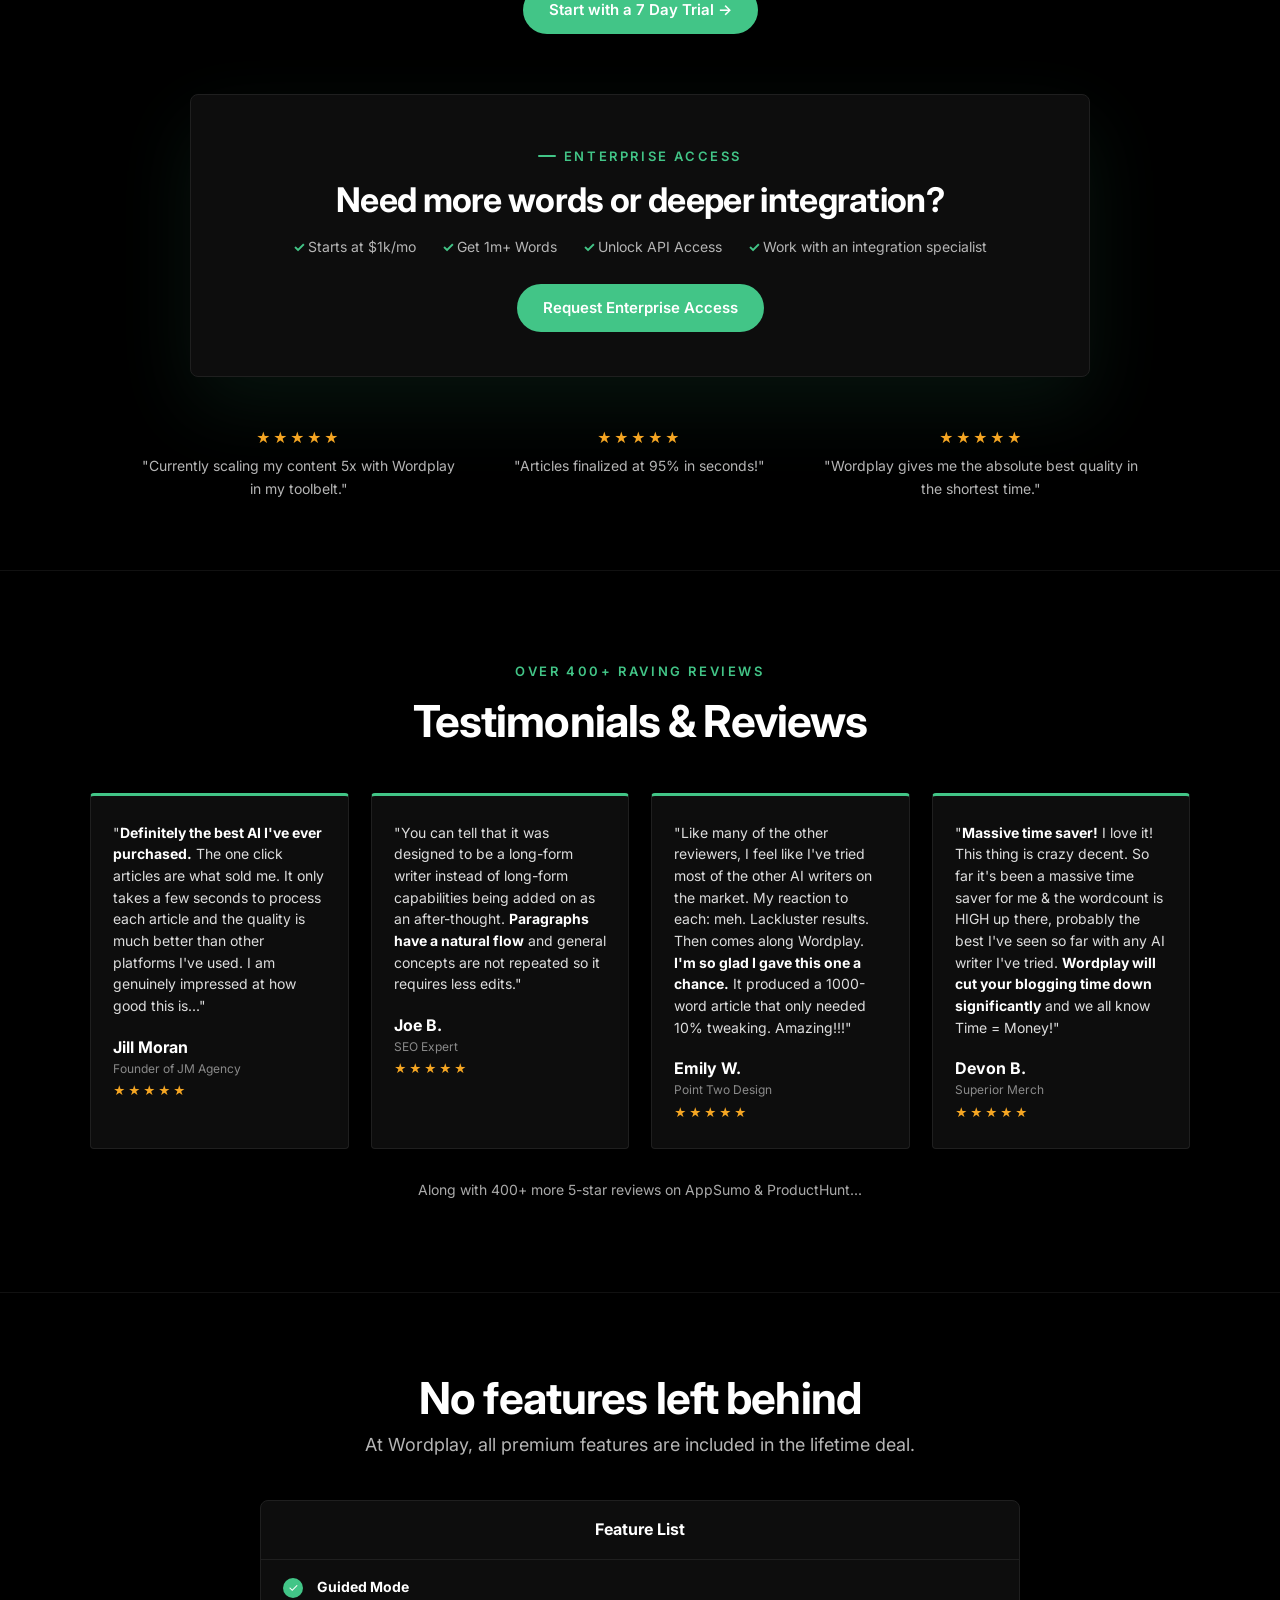
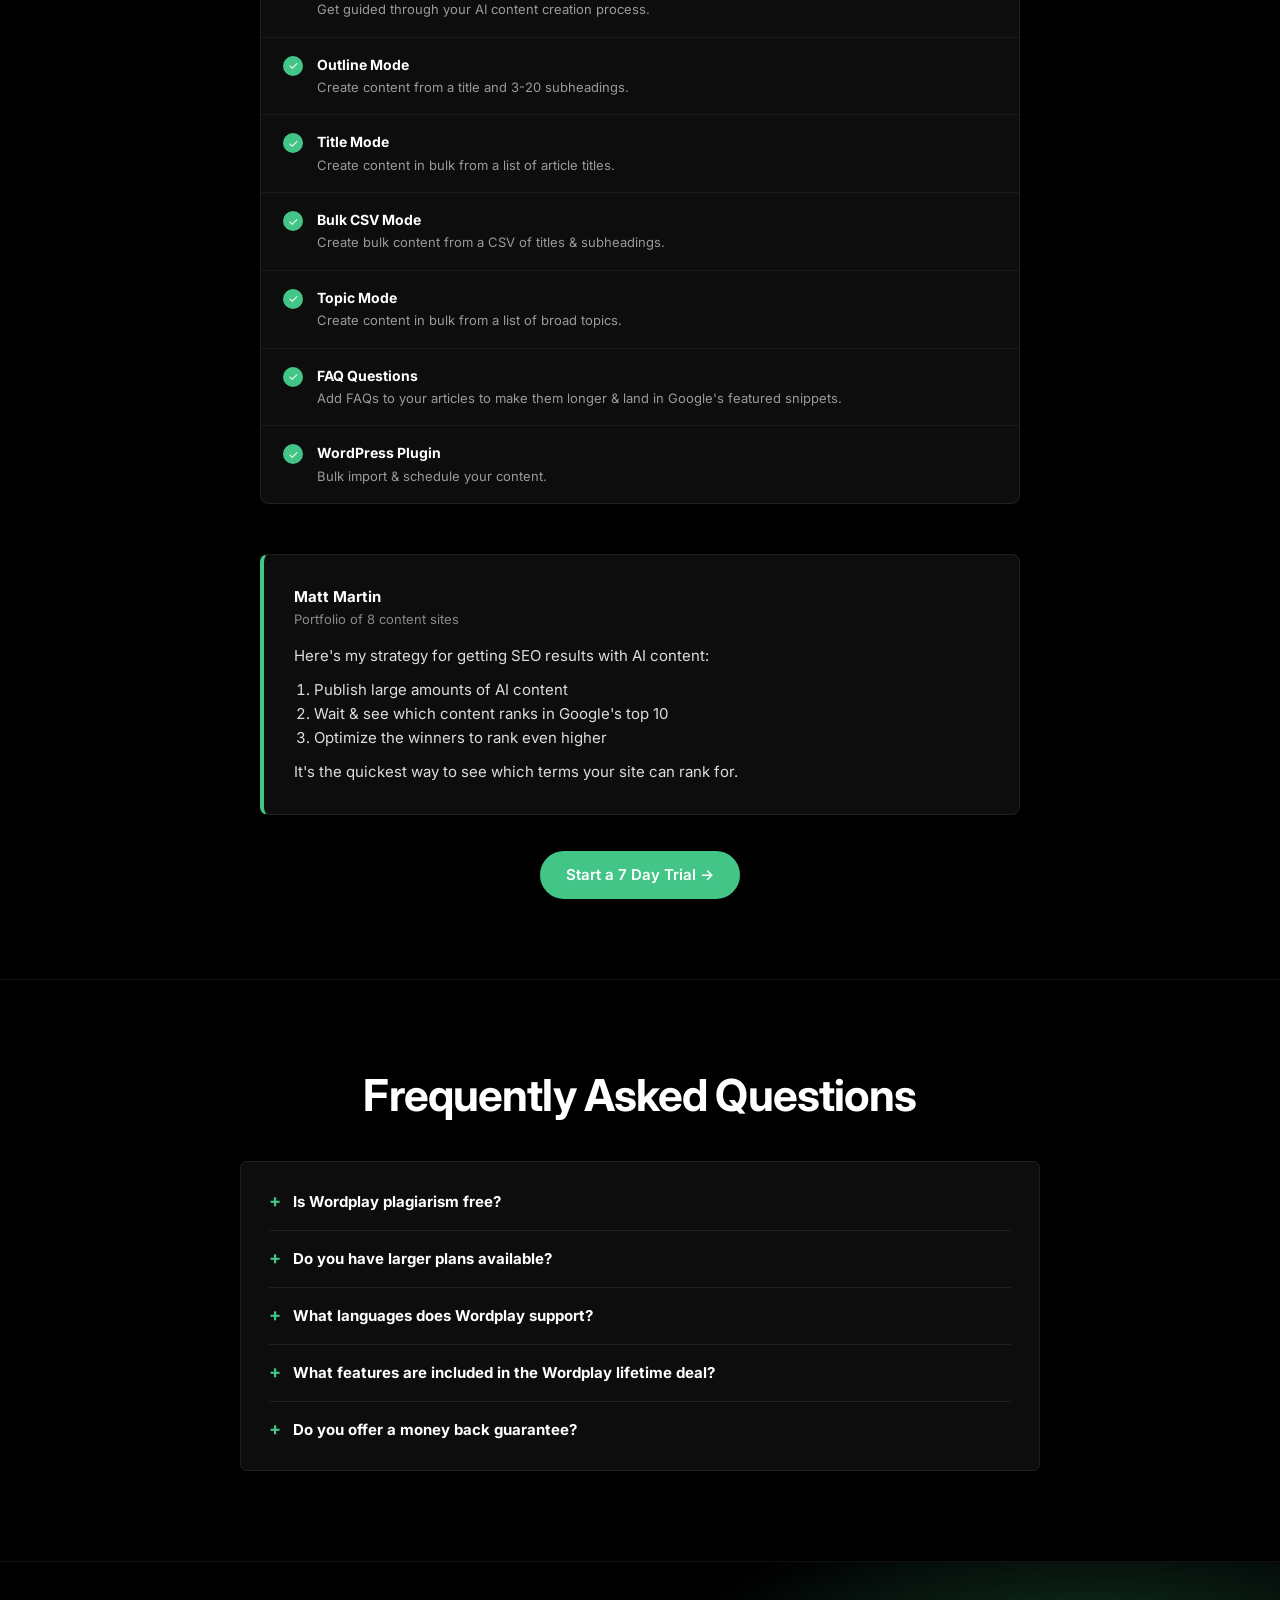
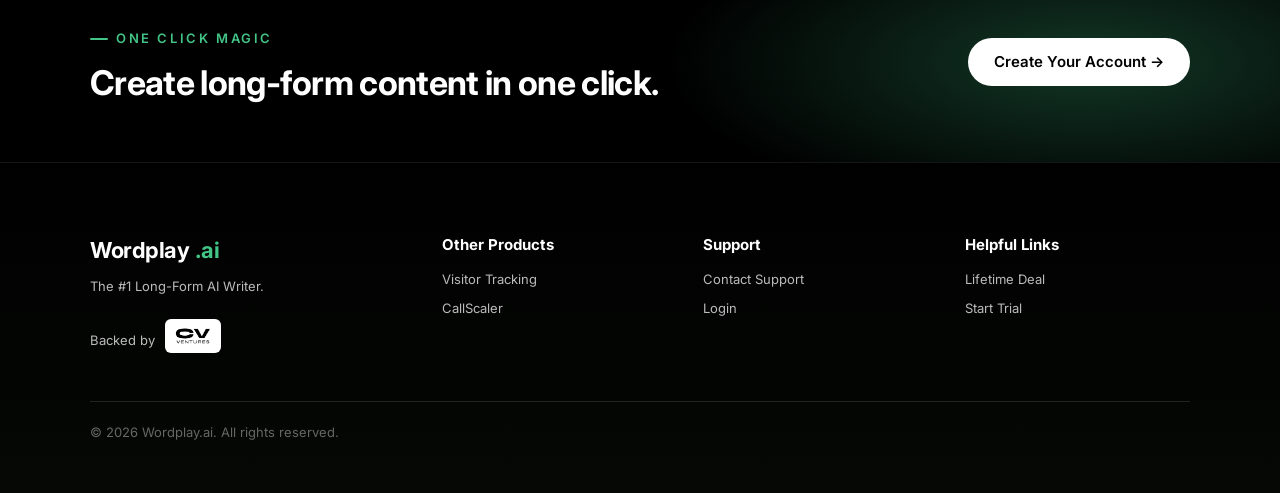
<file: upgrade/index.html>
<!doctype html><html lang="en"><head><meta charset="utf-8"><title>Upgrade - Wordplay</title><meta name="robots" content="noindex"><meta http-equiv="refresh" content="0;url=/pricing/"><link rel="canonical" href="https://wordplay.ai/pricing/"><script>location.replace("/pricing/")</script></head><body><p>Redirecting to <a href="/pricing/">pricing</a>…</p></body></html>
</file>
<file: style.css>
:root{--green:#42c587;--green-d:#2fa86e;--black:#000;--ink:#111;--muted:#6b6b6b;--card:#fff;--line:#e8e8e8;--bg-alt:#f8f8f8}
*{box-sizing:border-box;margin:0;padding:0}
html{scroll-behavior:smooth}
body{font-family:Inter,system-ui,-apple-system,"Segoe UI",Roboto,sans-serif;color:var(--ink);background:#fff;line-height:1.6;-webkit-font-smoothing:antialiased}
a{color:inherit;text-decoration:none}
img{max-width:100%;height:auto;display:block}
.wrap{max-width:1140px;margin:0 auto;padding:0 20px}
.dark{background:var(--black);color:#fff}
.gray{background:var(--bg-alt)}
.btn{display:inline-block;background:var(--green);color:#fff;font-weight:600;font-size:15px;padding:12px 26px;border-radius:88px;transition:background .15s,transform .15s;cursor:pointer;border:0;font-family:inherit}
.btn:hover{background:var(--green-d);transform:translateY(-1px)}
.btn.white{background:#fff;color:#000}.btn.white:hover{background:#eee}
.btn.outline{background:transparent;border:2px solid var(--green);color:var(--green)}.btn.outline:hover{background:var(--green);color:#fff}
.btn.sm{padding:9px 18px;font-size:14px}
.btn.lg{padding:16px 34px;font-size:17px}
.eyebrow{color:var(--green);font-size:13px;letter-spacing:.2em;text-transform:uppercase;font-weight:600;margin-bottom:14px}
h1,h2,h3{line-height:1.15;font-weight:700;letter-spacing:-.02em}
h1{font-size:clamp(38px,6vw,64px)}
h2{font-size:clamp(30px,4.5vw,44px)}
h3{font-size:20px}
.sub{font-size:18px;color:#444;max-width:560px}
.dark .sub{color:#d6d6d6}
.u{text-decoration:underline;text-underline-offset:3px}

/* header */
header{background:var(--black);color:#fff;position:sticky;top:0;z-index:50}
header .wrap{display:flex;align-items:center;justify-content:space-between;height:66px}
.logo{font-weight:700;font-size:22px;letter-spacing:-.02em;display:flex;align-items:center;gap:6px}
.logo .tag{background:var(--green);color:#000;font-size:10px;font-weight:700;padding:2px 6px;border-radius:5px}
nav{display:flex;align-items:center;gap:26px;font-size:14px;font-weight:500}
nav a:hover{color:var(--green)}
.menu-btn{display:none;background:none;border:0;color:#fff;font-size:26px;cursor:pointer}
@media(max-width:760px){
  .menu-btn{display:block}
  nav{display:none;position:absolute;top:66px;left:0;right:0;background:#000;flex-direction:column;align-items:flex-start;padding:16px 20px 24px;gap:16px;border-top:1px solid #222}
  nav.open{display:flex}
}

/* hero */
.hero{padding:90px 0 110px}
.hero h1{max-width:640px;margin-bottom:22px}
.hero .sub{margin-bottom:34px}

/* badges */
.badges{background:#111;padding:28px 0;border-top:1px solid #1d1d1d;border-bottom:1px solid #1d1d1d}
.badges .wrap{display:flex;align-items:center;justify-content:space-between;gap:28px;flex-wrap:wrap}
.badges img{height:44px;width:auto;opacity:.95}
.rating{display:flex;flex-direction:column;gap:4px;font-size:13px;color:#ddd;min-width:150px}
.rating img{height:18px;width:auto}

/* two-col */
.split{display:grid;grid-template-columns:1fr 1fr;gap:56px;align-items:center;padding:90px 0}
@media(max-width:800px){.split{grid-template-columns:1fr;gap:36px;padding:64px 0}}
.checks{list-style:none;margin:22px 0 30px;display:grid;gap:10px;font-size:15px}
.checks li{padding-left:26px;position:relative}
.checks li:before{content:"✓";color:var(--green);font-weight:700;position:absolute;left:0}
.shot{border:3px solid var(--green);border-radius:8px;overflow:hidden}

/* card block */
.card{background:var(--card);color:var(--ink);border-radius:8px;padding:34px;box-shadow:0 4px 24px rgba(0,0,0,.06)}
.card p{margin-bottom:14px}
.card ol{margin:0 0 14px 22px}

/* testimonials */
.testi{padding:90px 0}
.testi h2{text-align:center;margin-bottom:46px}
.tgrid{display:grid;grid-template-columns:repeat(4,1fr);gap:22px}
@media(max-width:960px){.tgrid{grid-template-columns:repeat(2,1fr)}}
@media(max-width:560px){.tgrid{grid-template-columns:1fr}}
.tcard{background:#fff;color:#111;padding:26px 22px;border-radius:4px;font-size:14px;line-height:1.55}
.tcard b{font-weight:700}
.tcard .who{margin-top:18px;font-weight:700;font-size:16px}
.tcard .role{color:var(--muted);font-size:12px}
.tcard .stars{color:#f5a623;font-size:12px;letter-spacing:2px;margin-top:4px}

/* faq */
.faq{padding:90px 0}
.faq h2{text-align:center;margin-bottom:40px}
.faq .eyebrow{text-align:center}
.acc{max-width:800px;margin:0 auto;background:#fff;color:#111;border-radius:6px;padding:12px 28px}
details{border-bottom:1px solid var(--line);padding:16px 0}
details:last-child{border-bottom:0}
summary{cursor:pointer;font-weight:700;font-size:15px;list-style:none;display:flex;gap:12px;align-items:flex-start}
summary::-webkit-details-marker{display:none}
summary:before{content:"+";color:var(--green);font-weight:700;font-size:18px;line-height:1.2}
details[open] summary:before{content:"–"}
details p,details ul{margin:12px 0 0 30px;font-size:14px;color:#333}
details ul{padding-left:18px}

/* cta band */
.cta{padding:60px 0}
.cta .wrap{display:flex;align-items:center;justify-content:space-between;gap:24px;flex-wrap:wrap}
.cta h2{font-size:clamp(24px,3.5vw,34px)}

/* footer */
footer{background:var(--black);color:#bbb;padding:70px 0 50px;font-size:13px}
.fgrid{display:grid;grid-template-columns:1.4fr 1fr 1fr 1fr;gap:36px}
@media(max-width:760px){.fgrid{grid-template-columns:1fr 1fr}}
.fgrid h4{color:#fff;font-size:15px;margin-bottom:12px}
.fgrid a{display:block;margin-bottom:8px}
.fgrid a:hover{color:var(--green)}
.backed{margin-top:22px;display:flex;align-items:center;gap:10px}
.backed img{height:34px;width:auto;background:#fff;border-radius:6px;padding:4px}
.copy{margin-top:40px;border-top:1px solid #222;padding-top:20px;color:#666}

/* pricing */
.phero{padding:70px 0 80px;text-align:center}
.phero h1{font-size:clamp(32px,5vw,52px);margin:0 auto 14px}
.phero .sub{margin:0 auto 28px}
.phero .note{color:#aaa;font-size:13px;margin-top:18px}
.offer{margin:-40px auto 0;max-width:1000px;background:#000;color:#fff;border-radius:8px;padding:40px;display:grid;grid-template-columns:1.2fr 1fr;gap:34px;align-items:center;position:relative;z-index:2}
@media(max-width:800px){.offer{grid-template-columns:1fr;padding:28px}}
.offer p{color:#ddd;font-size:15px;margin-top:12px}
.pill{border:2px solid;border-radius:6px;padding:14px 18px;margin-bottom:12px;font-size:14px}
.pill.red{border-color:#e5484d}.pill.red b{color:#e5484d}
.pill.green{border-color:var(--green)}.pill.green b{color:var(--green)}
.pill span{display:block;color:#bbb;font-size:13px}
.plans{padding:70px 0 60px;text-align:center}
.plans h2{margin-bottom:10px}
.perks{display:flex;justify-content:center;gap:26px;flex-wrap:wrap;font-size:14px;color:#444;margin-bottom:44px}
.perks span:before{content:"✓ ";color:var(--green);font-weight:700}
.pgrid{display:grid;grid-template-columns:repeat(4,1fr);gap:18px;text-align:left}
@media(max-width:960px){.pgrid{grid-template-columns:repeat(2,1fr)}}
@media(max-width:520px){.pgrid{grid-template-columns:1fr}}
.plan{background:#fff;border:1px solid var(--line);border-radius:8px;padding:28px 22px;position:relative;display:flex;flex-direction:column}
.plan.rec{border:2px solid var(--green)}
.plan .badge{position:absolute;top:-13px;left:50%;transform:translateX(-50%);background:var(--green);color:#fff;font-size:11px;font-weight:700;padding:4px 12px;border-radius:20px;white-space:nowrap}
.plan .name{color:var(--green);font-size:12px;letter-spacing:.18em;text-transform:uppercase;font-weight:700}
.plan .price{font-size:44px;font-weight:700;letter-spacing:-.03em;margin:6px 0 2px}
.plan .price sup{font-size:18px;vertical-align:top;top:10px;position:relative}
.plan .once{font-size:12px;color:#666;margin-bottom:18px}
.plan ul{list-style:none;font-size:14px;margin-bottom:22px;display:grid;gap:8px}
.plan li:before{content:"✓ ";color:var(--green);font-weight:700}
.plan li em{color:var(--green);font-style:normal}
.plan .btn{margin-top:auto;text-align:center;width:100%}
.plan .fine{text-align:center;font-size:11px;color:#777;margin-top:8px}
.trio{display:grid;grid-template-columns:repeat(3,1fr);gap:24px;margin:60px auto 40px;max-width:800px}
@media(max-width:600px){.trio{grid-template-columns:1fr}}
.trio img{height:56px;width:auto;margin:0 auto 12px}
.trio b{display:block;font-size:15px}
.trio span{font-size:12px;color:#666}
.or{color:#999;font-size:13px;margin:22px 0 18px}
.ent{background:#fff;border:1px solid var(--line);border-radius:8px;max-width:900px;margin:0 auto;padding:44px 30px;text-align:center}
.ent h2{font-size:clamp(24px,3.5vw,34px);margin-bottom:16px}
.ent .perks{margin-bottom:26px}
.quotes{display:grid;grid-template-columns:repeat(3,1fr);gap:24px;max-width:1000px;margin:50px auto 0;text-align:center;font-size:14px;color:#333}
@media(max-width:700px){.quotes{grid-template-columns:1fr}}
.quotes .stars{color:#f5a623;letter-spacing:2px;margin-bottom:6px}
.features{padding:80px 0}
.features h2{text-align:center}
.features .sub{text-align:center;margin:8px auto 40px}
.flist{max-width:760px;margin:0 auto;background:#fff;border:1px solid var(--line);border-radius:8px;overflow:hidden}
.flist .fh{padding:16px;text-align:center;font-weight:700;border-bottom:1px solid var(--line)}
.flist .f{display:flex;gap:14px;padding:16px 22px;border-bottom:1px solid var(--line);font-size:14px}
.flist .f:last-child{border-bottom:0}
.flist .f:before{content:"✓";color:#fff;background:var(--green);border-radius:50%;width:20px;height:20px;display:inline-flex;align-items:center;justify-content:center;font-size:12px;flex:none;margin-top:2px}
.flist b{display:block}
.flist span{color:#666;font-size:13px}
.strategy{max-width:760px;margin:50px auto 0;background:#fff;border:1px solid var(--line);border-radius:8px;padding:30px;font-size:15px}
.strategy .who{font-weight:700}.strategy .role{color:#666;font-size:13px;margin-bottom:14px}
.strategy ol{margin:10px 0 10px 20px}
.center{text-align:center}

/* ===== pizazz ===== */
.hero,.phero{position:relative;overflow:hidden;isolation:isolate}
.hero .wrap,.phero .wrap{position:relative;z-index:2}
.glow{position:absolute;border-radius:50%;filter:blur(90px);pointer-events:none;z-index:0;opacity:.55}
.g1{width:560px;height:560px;background:#42c587;top:-240px;right:-120px;animation:drift 14s ease-in-out infinite alternate}
.g2{width:420px;height:420px;background:#1f7a52;bottom:-260px;left:-140px;animation:drift 18s ease-in-out infinite alternate-reverse}
@keyframes drift{from{transform:translate(0,0) scale(1)}to{transform:translate(40px,30px) scale(1.12)}}
.grid-bg{position:absolute;inset:0;z-index:0;background-image:linear-gradient(rgba(255,255,255,.05) 1px,transparent 1px),linear-gradient(90deg,rgba(255,255,255,.05) 1px,transparent 1px);background-size:48px 48px;-webkit-mask-image:radial-gradient(ellipse at 50% 40%,#000 30%,transparent 75%);mask-image:radial-gradient(ellipse at 50% 40%,#000 30%,transparent 75%)}
.grad{background:linear-gradient(92deg,#42c587 0%,#8ff0c0 50%,#42c587 100%);background-size:200% auto;-webkit-background-clip:text;background-clip:text;color:transparent;animation:shine 6s linear infinite}
@keyframes shine{to{background-position:200% center}}
.btn.pulse{box-shadow:0 0 0 0 rgba(66,197,135,.5),0 10px 30px rgba(66,197,135,.35)}
.btn.pulse:hover{box-shadow:0 0 0 6px rgba(66,197,135,.15),0 14px 36px rgba(66,197,135,.45)}
.btn.ghost{background:rgba(255,255,255,.06);border:1px solid rgba(255,255,255,.18);color:#fff;backdrop-filter:blur(6px);margin-left:10px}
.btn.ghost:hover{background:rgba(255,255,255,.12);border-color:rgba(255,255,255,.35)}
@media(max-width:520px){.btn.ghost{margin:12px 0 0}}
.hero h1,.hero .sub,.hero .btn,.phero h1,.phero .sub,.phero .btn,.phero .note{animation:rise .7s cubic-bezier(.2,.7,.2,1) both}
.hero .sub,.phero .sub{animation-delay:.12s}.hero .btn,.phero .btn{animation-delay:.24s}.phero .note{animation-delay:.34s}
@keyframes rise{from{opacity:0;transform:translateY(18px)}to{opacity:1;transform:none}}
.reveal{opacity:0;transform:translateY(22px);transition:opacity .7s ease,transform .7s cubic-bezier(.2,.7,.2,1)}
.reveal.in{opacity:1;transform:none}
.shot{box-shadow:0 30px 80px rgba(66,197,135,.25),0 0 0 1px rgba(66,197,135,.4);transform:perspective(1200px) rotateY(-6deg);transition:transform .5s}
.shot:hover{transform:perspective(1200px) rotateY(0)}
.badges img{filter:grayscale(1) brightness(1.4);transition:filter .25s,transform .25s}
.badges img:hover{filter:none;transform:scale(1.06)}
.card,.tcard,.plan,.ent,.flist,.strategy,.acc{transition:transform .25s,box-shadow .25s}
.tcard{border-top:3px solid var(--green)}
.tcard:hover,.plan:hover{transform:translateY(-6px);box-shadow:0 18px 40px rgba(0,0,0,.12)}
.dark .tcard:hover{box-shadow:0 18px 40px rgba(66,197,135,.18)}
.plan.rec{background:linear-gradient(#fff,#fff) padding-box,linear-gradient(135deg,#42c587,#8ff0c0,#42c587) border-box;border:2px solid transparent;box-shadow:0 14px 40px rgba(66,197,135,.22)}
.plan .price{background:linear-gradient(180deg,#111,#444);-webkit-background-clip:text;background-clip:text;color:transparent}
.plan.rec .price{background:linear-gradient(180deg,#1f7a52,#42c587);-webkit-background-clip:text;background-clip:text;color:transparent}
.eyebrow{display:inline-flex;align-items:center;gap:8px}
.eyebrow:before{content:"";width:18px;height:2px;background:var(--green);border-radius:2px}
.faq .eyebrow,.testi .eyebrow{display:block}.faq .eyebrow:before,.testi .eyebrow:before{display:none}
details[open]{background:#f6fbf8;margin:0 -28px;padding:16px 28px;border-radius:4px}
summary{transition:color .2s}summary:hover{color:var(--green-d)}
.cta{position:relative;overflow:hidden}
.cta:before{content:"";position:absolute;inset:0;background:radial-gradient(600px 220px at 85% 50%,rgba(66,197,135,.28),transparent 70%)}
.cta .wrap{position:relative}
.offer{box-shadow:0 30px 80px rgba(0,0,0,.25);border:1px solid #1e1e1e;background:radial-gradient(500px 300px at 100% 0%,rgba(66,197,135,.18),transparent 60%),#000}
.pill{transition:transform .25s}.pill:hover{transform:translateX(4px)}
.trio>div{transition:transform .25s}.trio>div:hover{transform:translateY(-4px)}
.trio img{filter:drop-shadow(0 8px 14px rgba(0,0,0,.15))}
.flist .f{transition:background .2s}.flist .f:hover{background:#f6fbf8}
.strategy{border-left:4px solid var(--green)}
header{border-bottom:1px solid rgba(255,255,255,.06);background:rgba(0,0,0,.85);backdrop-filter:blur(10px)}
nav a{position:relative}nav a:not(.btn):after{content:"";position:absolute;left:0;right:0;bottom:-4px;height:2px;background:var(--green);transform:scaleX(0);transition:transform .2s;transform-origin:left}
nav a:not(.btn):hover:after{transform:scaleX(1)}
footer{border-top:1px solid #151515;background:linear-gradient(#000,#050805)}
@media(prefers-reduced-motion:reduce){.glow,.grad,.hero *,.phero *{animation:none!important}.reveal{opacity:1;transform:none;transition:none}}
.plan .price sup{color:#666;background:none;-webkit-text-fill-color:#666}
.plan.rec .price sup{color:var(--green);-webkit-text-fill-color:var(--green)}

/* support form */
.sform{max-width:640px;margin:0 auto;background:#0d0d0d;border:1px solid #1f1f1f;border-radius:12px;padding:34px;box-shadow:0 30px 80px rgba(66,197,135,.12)}
.sform label{display:block;font-size:13px;font-weight:600;color:#ccc;margin:0 0 6px}
.sform input,.sform select,.sform textarea{width:100%;background:#161616;border:1px solid #2a2a2a;color:#fff;border-radius:8px;padding:12px 14px;font:15px/1.4 Inter,sans-serif;margin-bottom:18px;outline:0;transition:border .2s,box-shadow .2s}
.sform input:focus,.sform select:focus,.sform textarea:focus{border-color:var(--green);box-shadow:0 0 0 3px rgba(66,197,135,.2)}
.sform select{appearance:none;background-image:url("data:image/svg+xml,%3Csvg xmlns='http://www.w3.org/2000/svg' width='12' height='8' viewBox='0 0 12 8'%3E%3Cpath d='M1 1l5 5 5-5' fill='none' stroke='%2342c587' stroke-width='2'/%3E%3C/svg%3E");background-repeat:no-repeat;background-position:right 14px center}
.sform select option{background:#161616}
.sform textarea{resize:vertical}
.sform .row2{display:grid;grid-template-columns:1fr 1fr;gap:16px}
@media(max-width:520px){.sform .row2{grid-template-columns:1fr}.sform{padding:22px}}
.sform .btn{width:100%;text-align:center;border:0}
.thanks{display:none;text-align:center;color:#fff;font-size:18px;max-width:640px;margin:0 auto;background:#0d0d0d;border:1px solid var(--green);border-radius:12px;padding:30px}

/* ===== all-black theme ===== */
body{background:#000;color:#fff}
.gray,.features,section{background:#000}
.sub,.features .sub,.plans .perks,.perks,.quotes,.trio span,.plan .fine,.or{color:#b5b5b5}
.trio b{color:#fff}
.perks span:before{color:var(--green)}
h2{color:#fff}
.card,.ent,.flist,.strategy,.acc,.plan,.tcard{color:#111}
.card h2,.ent h2{color:#111}
.ent{background:#0d0d0d;border:1px solid #1f1f1f;color:#fff;box-shadow:0 30px 80px rgba(66,197,135,.10)}
.ent h2{color:#fff}
.flist{background:#0d0d0d;border:1px solid #1f1f1f;color:#fff}
.flist .fh{border-color:#1f1f1f;color:#fff}
.flist .f{border-color:#1a1a1a}
.flist .f:hover{background:#121a15}
.flist b{color:#fff}.flist span{color:#9a9a9a}
.strategy{background:#0d0d0d;border:1px solid #1f1f1f;border-left:4px solid var(--green);color:#ddd}
.strategy .who{color:#fff}.strategy .role{color:#8a8a8a}
.plan{background:#0d0d0d;border:1px solid #222;color:#fff}
.plan .once{color:#8a8a8a}
.plan li{color:#ddd}
.plan .price{background:linear-gradient(180deg,#fff,#bdbdbd);-webkit-background-clip:text;background-clip:text}
.plan.rec{background:linear-gradient(#0d0d0d,#0d0d0d) padding-box,linear-gradient(135deg,#42c587,#8ff0c0,#42c587) border-box}
.plan.rec .price{background:linear-gradient(180deg,#8ff0c0,#42c587);-webkit-background-clip:text;background-clip:text}
.plan .price sup{color:#8a8a8a;-webkit-text-fill-color:#8a8a8a}
.plan.rec .price sup{color:var(--green);-webkit-text-fill-color:var(--green)}
.plan:hover{box-shadow:0 18px 40px rgba(66,197,135,.15)}
.card{background:#0d0d0d;border:1px solid #1f1f1f;color:#ddd;box-shadow:none}
.card b{color:#fff}
.tcard{background:#0d0d0d;border:1px solid #1f1f1f;color:#ddd;border-top:3px solid var(--green)}
.tcard b,.tcard .who{color:#fff}.tcard .role{color:#8a8a8a}
.acc{background:#0d0d0d;border:1px solid #1f1f1f;color:#fff}
details{border-color:#1f1f1f}
summary{color:#fff}
details p,details ul{color:#c9c9c9}
details[open]{background:#101511}
details a.u{color:var(--green)}
.offer{border-color:#222}
.pill span{color:#bdbdbd}
.split img{filter:drop-shadow(0 20px 40px rgba(66,197,135,.15))}
section.reveal+section.reveal,section.reveal+.cta{border-top:1px solid #111}
.badges{background:#060606}
.phero{padding-bottom:110px}
.thanks{color:#fff}
</file>
